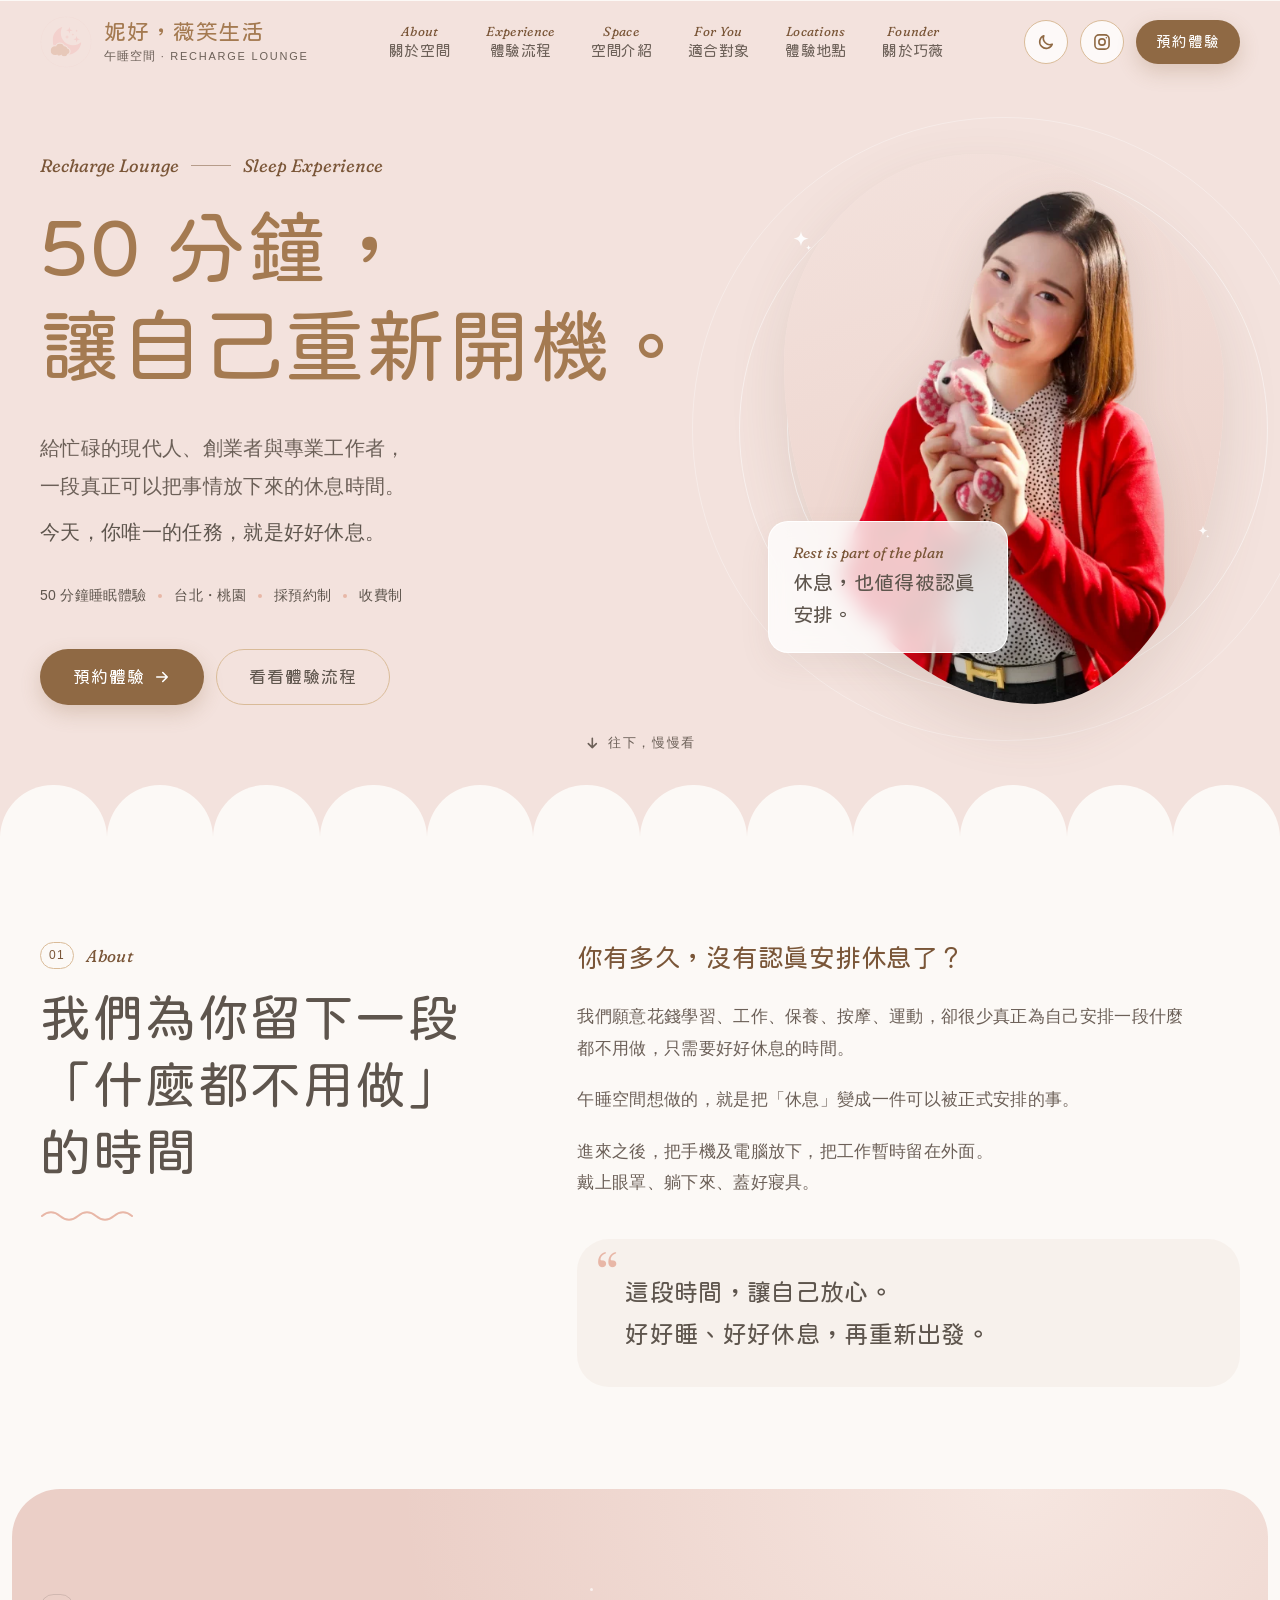
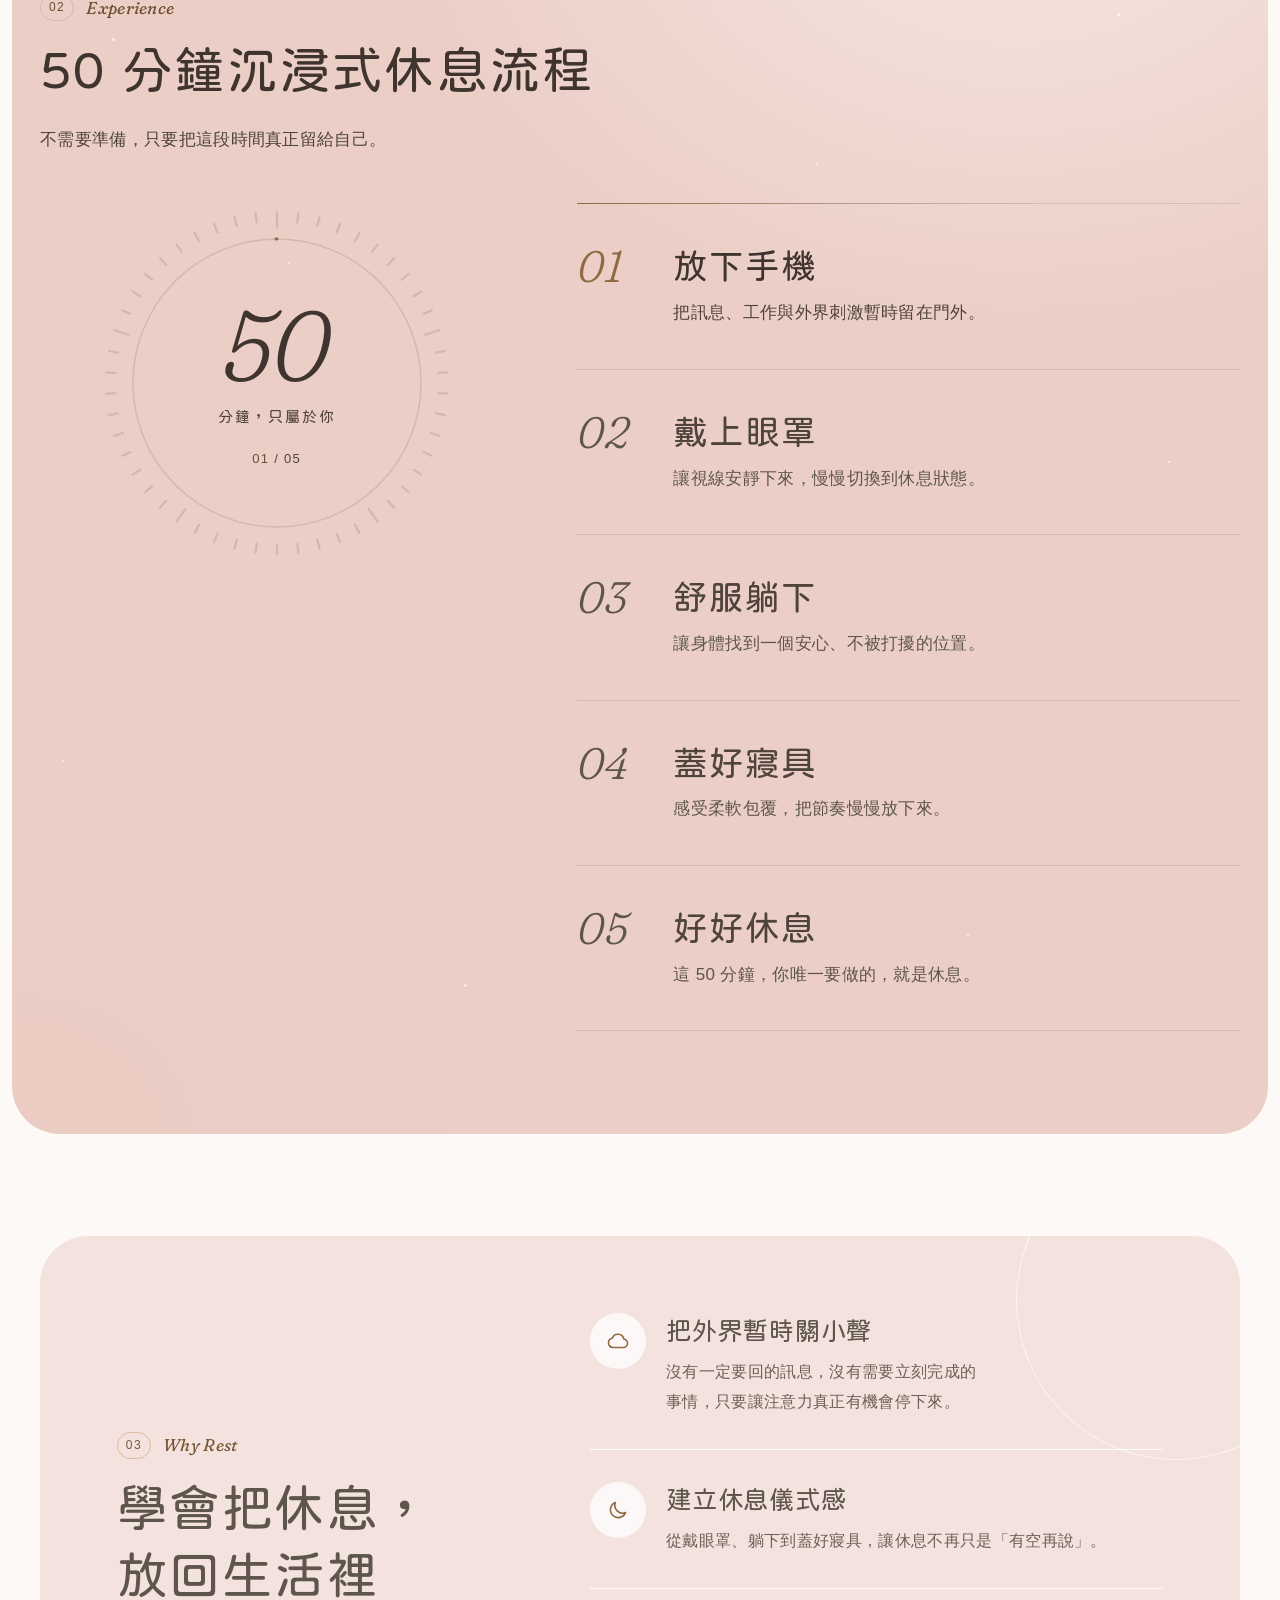
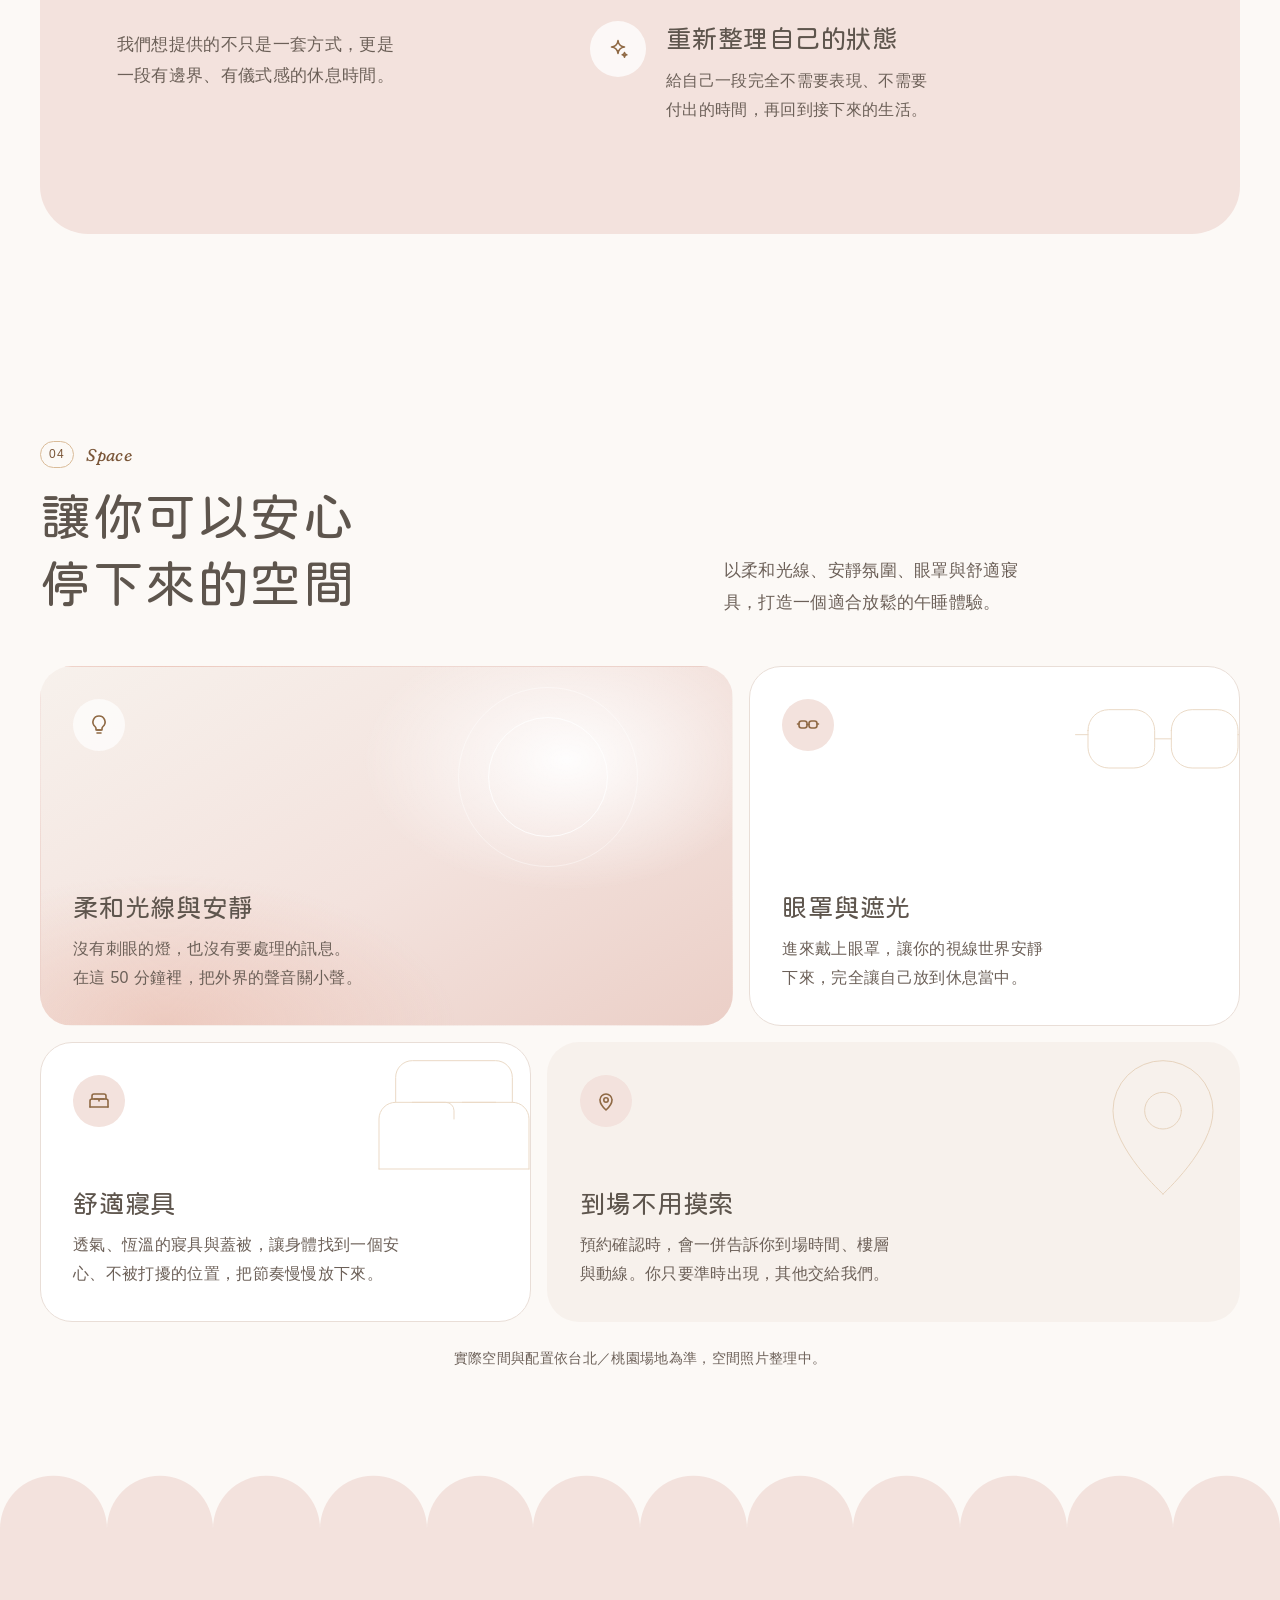
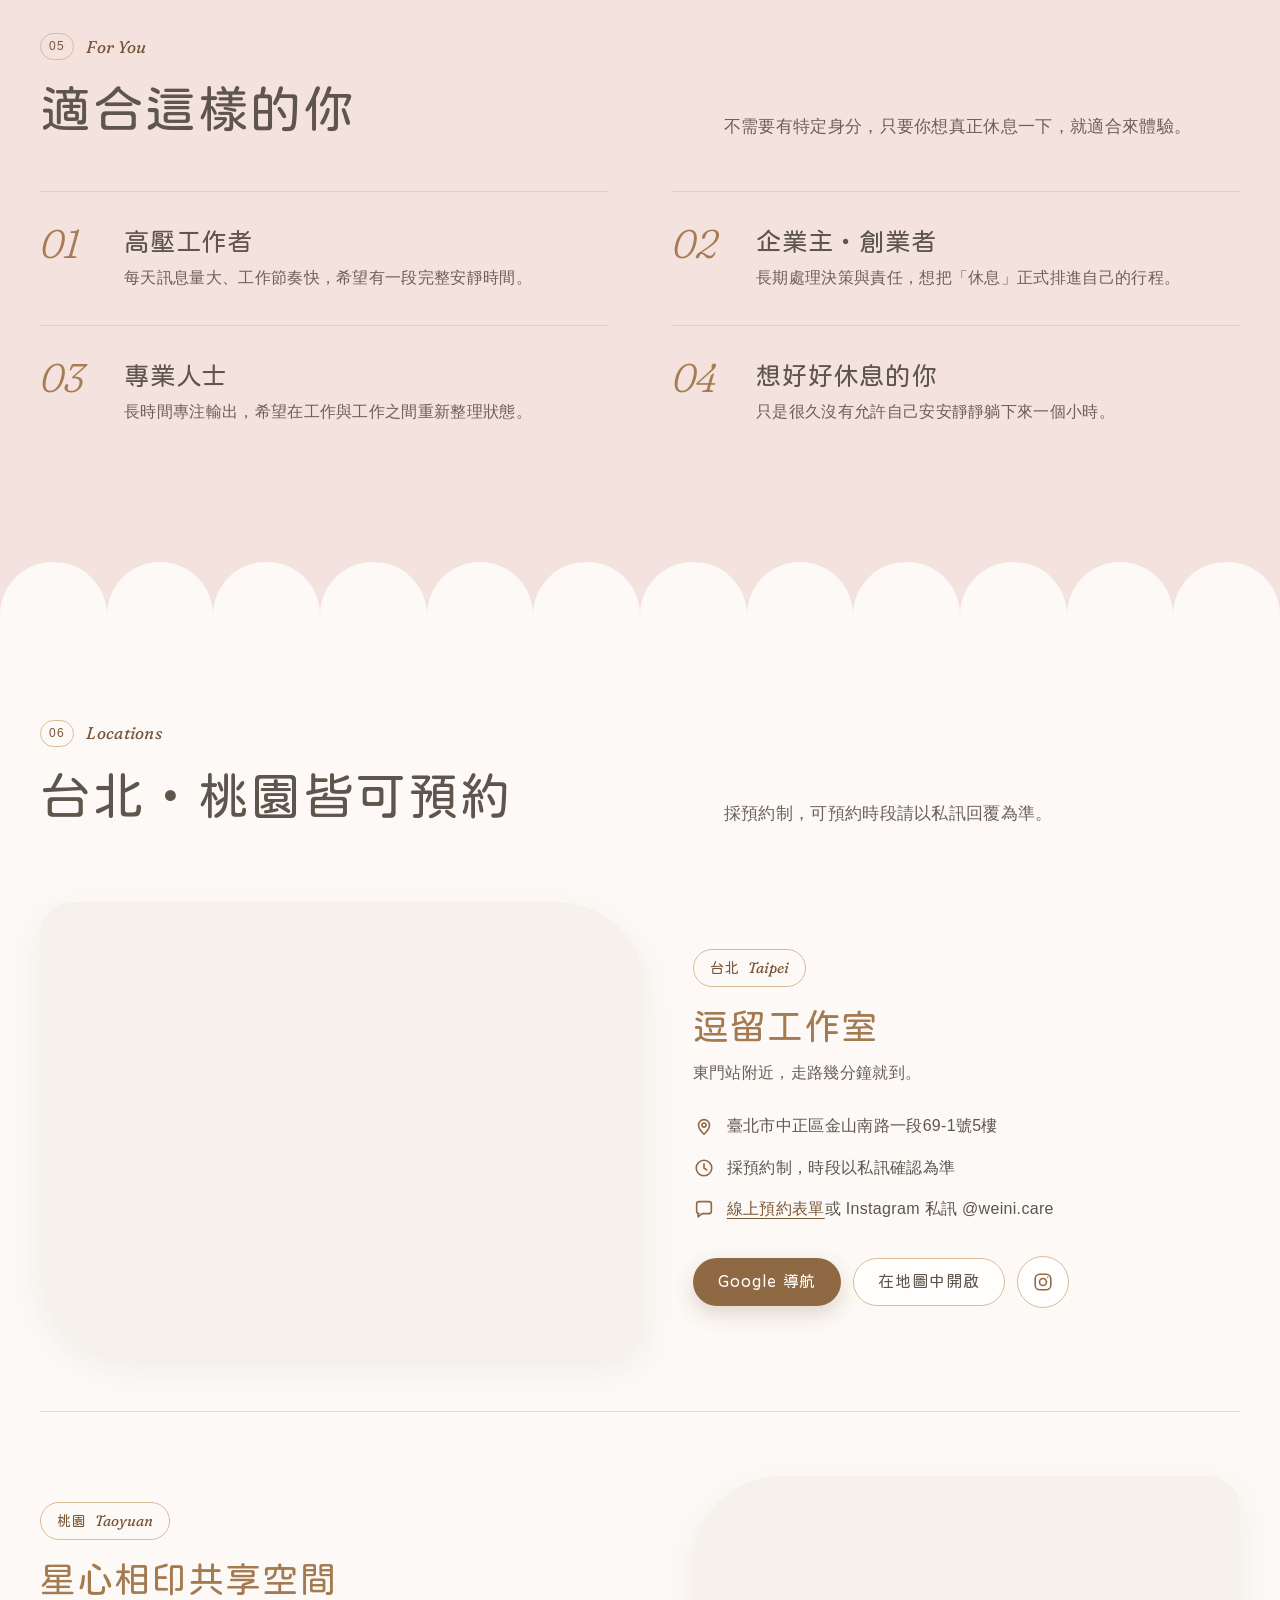
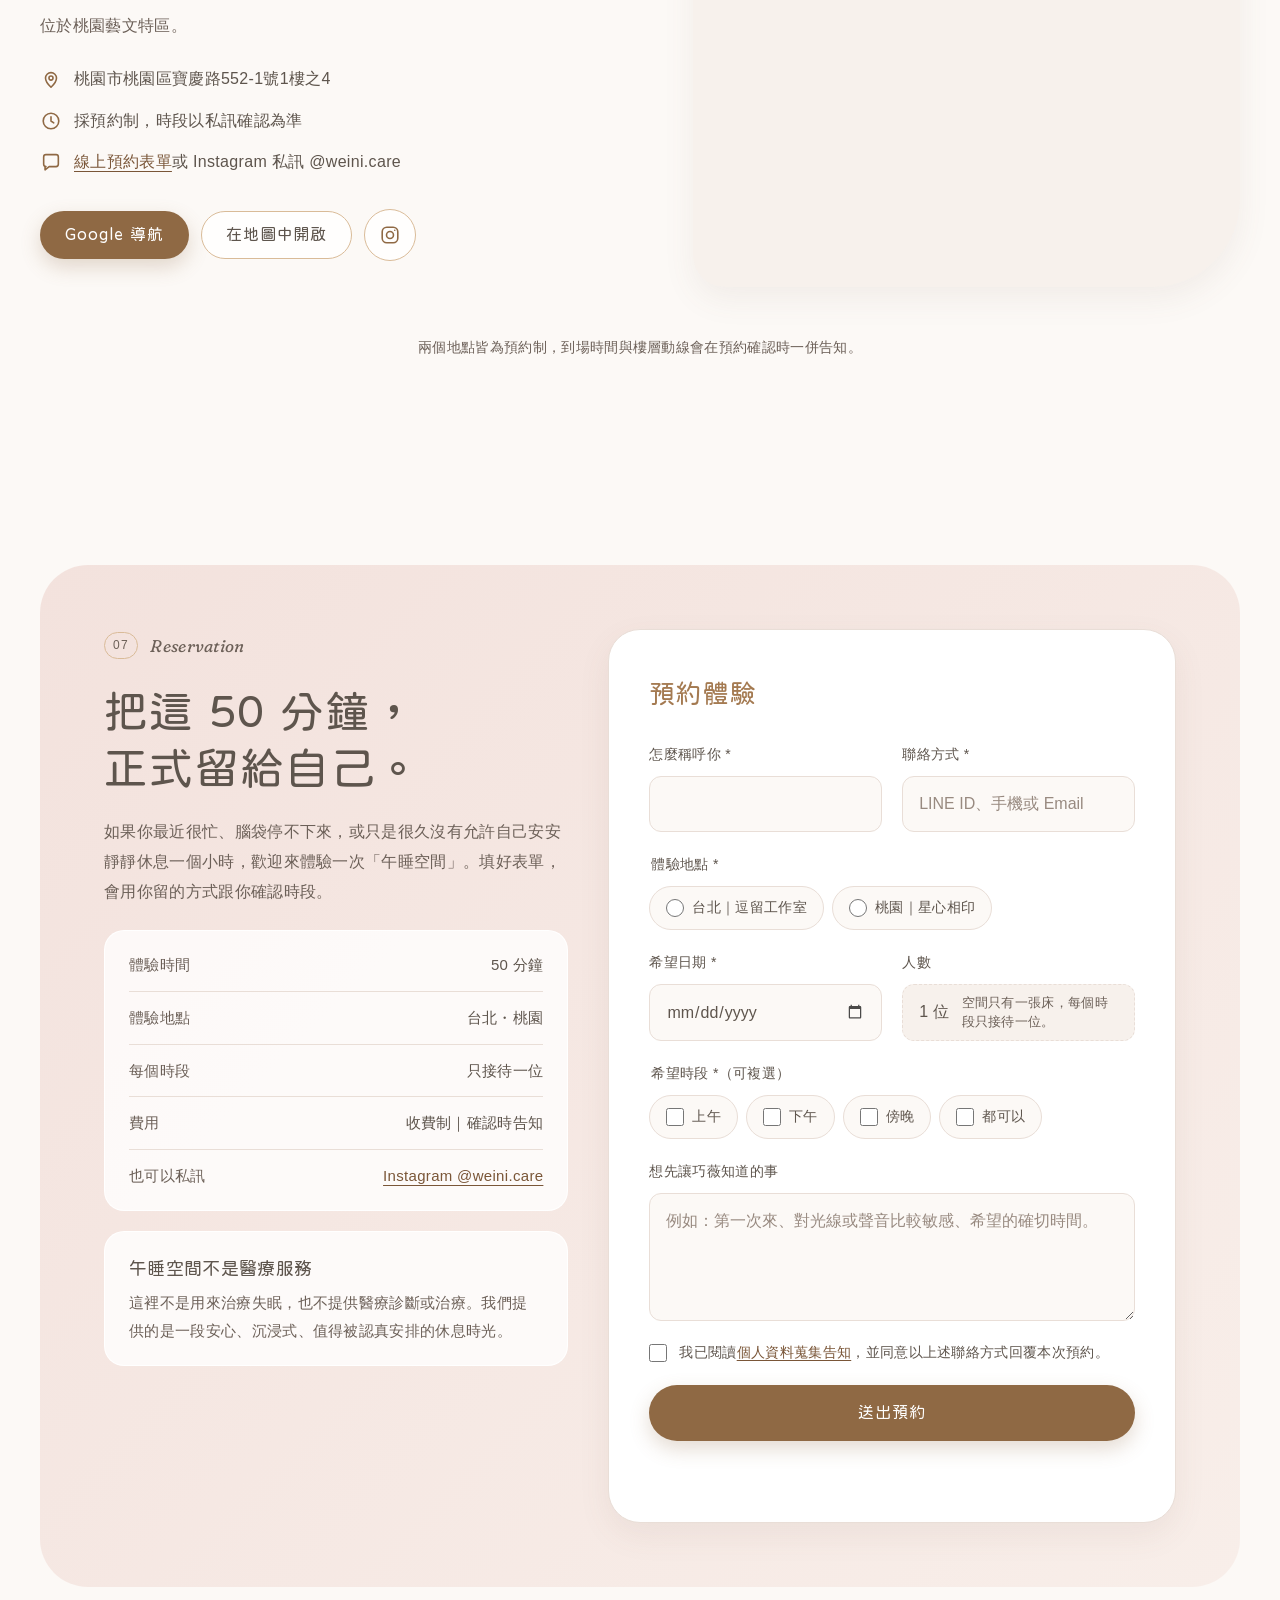
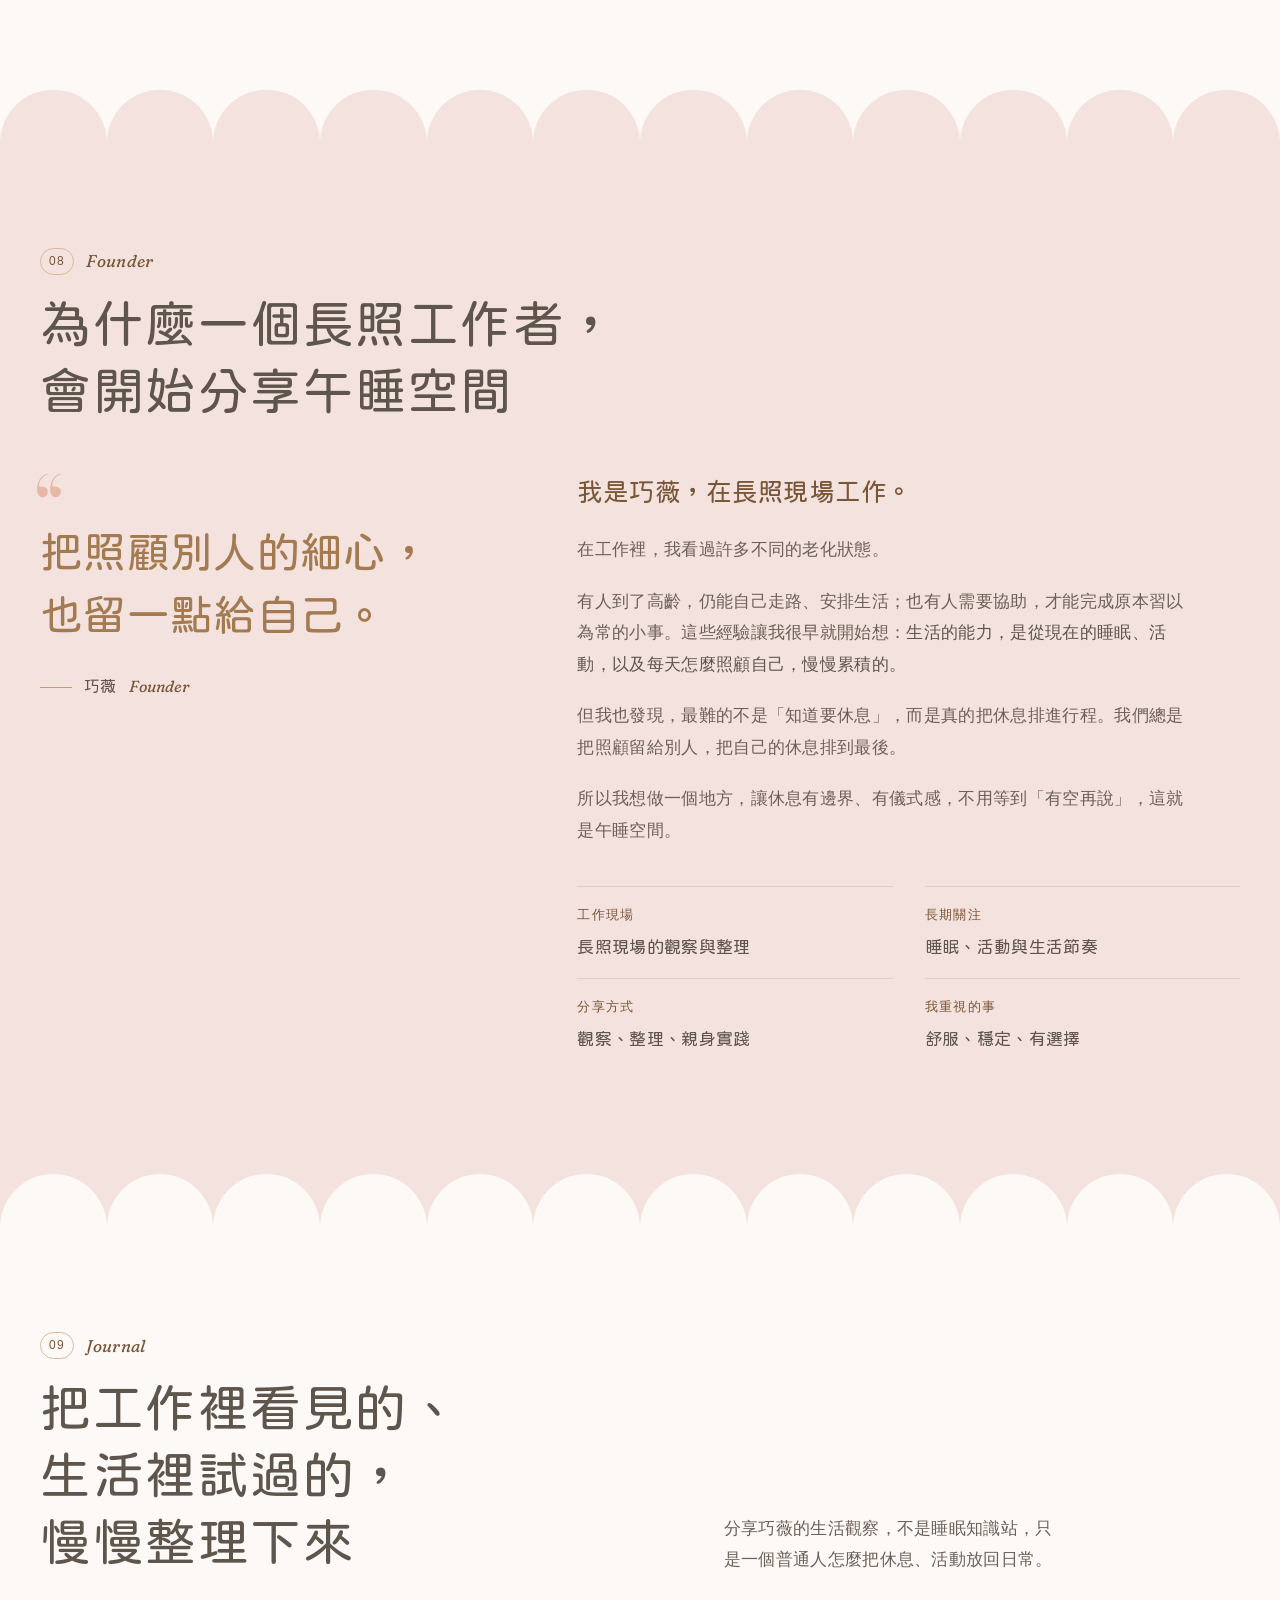
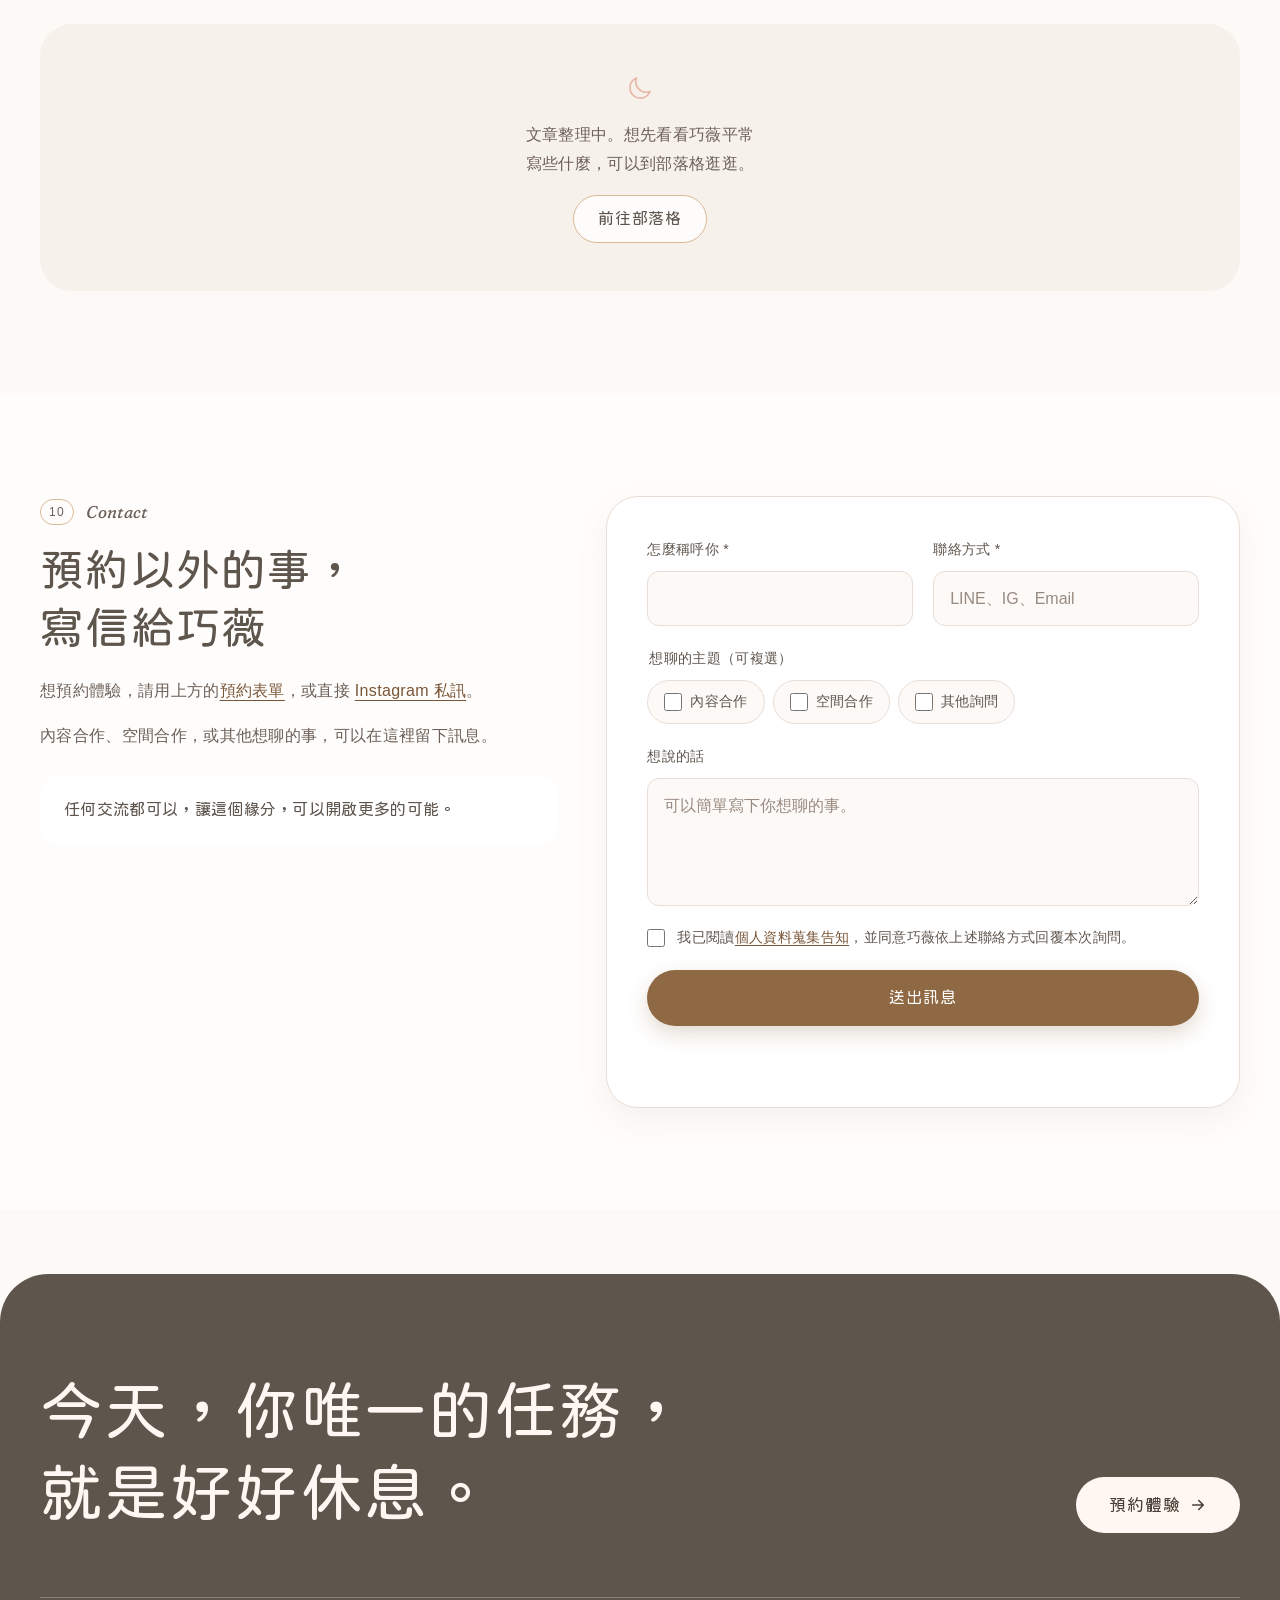
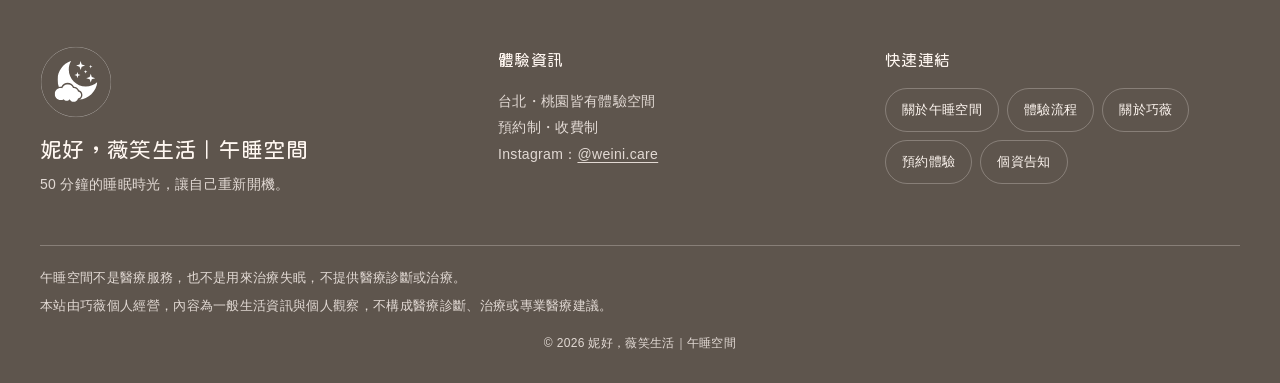
<file: index.html>
<!doctype html>
<html lang="zh-Hant" class="no-js">
<head>
  <meta charset="utf-8">
  <meta name="viewport" content="width=device-width, initial-scale=1">
  <title>妮好，薇笑生活｜午睡空間</title>
  <meta name="description" content="妮好，薇笑生活｜午睡空間。50 分鐘沉浸式睡眠體驗。台北・桃園預約制空間，給忙碌的現代人一段真正可以放下工作的休息時間。">
  <meta name="theme-color" content="#F3E2DD">
  <meta name="color-scheme" content="light">
  <script>document.documentElement.className = document.documentElement.className.replace('no-js', 'js');</script>
  <script>
    /* 預設粉色版；訪客選過夜間版就記住（在第一次繪製前套用，避免閃一下） */
    try { if (localStorage.getItem('weini-theme') === 'dark') { document.documentElement.setAttribute('data-theme', 'dark'); document.querySelector('meta[name="theme-color"]').content = '#1C1714'; } } catch (e) {}
  </script>

  <!-- Open Graph / 社群分享 -->
  <meta property="og:type" content="website">
  <meta property="og:locale" content="zh_TW">
  <meta property="og:site_name" content="妮好，薇笑生活｜午睡空間">
  <meta property="og:title" content="午睡空間｜50 分鐘，讓自己重新開機。">
  <meta property="og:description" content="給忙碌的現代人、創業者與專業工作者，一段真正可以把事情放下來的休息時間。台北・桃園，採預約制。">
  <meta property="og:url" content="https://www.weini.tw/">
  <meta property="og:image" content="https://www.weini.tw/assets/images/og-cover.png">
  <meta property="og:image:width" content="1200">
  <meta property="og:image:height" content="630">
  <meta property="og:image:alt" content="午睡空間｜50 分鐘，讓自己重新開機。">
  <meta name="twitter:card" content="summary_large_image">
  <meta name="twitter:image" content="https://www.weini.tw/assets/images/og-cover.png">
  <link rel="canonical" href="https://www.weini.tw/">
  <!-- 日後換自訂網域時，把 og:url、og:image、twitter:image、canonical、下方結構化資料與 sitemap.xml、robots.txt 的網址一起換掉 -->

  <link rel="preconnect" href="https://fonts.googleapis.com">
  <link rel="preconnect" href="https://fonts.gstatic.com" crossorigin>
  <link href="https://fonts.googleapis.com/css2?family=Fraunces:ital,opsz,wght,SOFT@1,9..144,300..400,100&family=Huninn&display=swap" rel="stylesheet">
  <link rel="icon" type="image/svg+xml" href="assets/images/favicon.svg">
  <link rel="stylesheet" href="assets/css/site.css">

  <!-- 結構化資料：讓搜尋引擎知道品牌與兩個體驗地點 -->
  <script type="application/ld+json">
  {
    "@context": "https://schema.org",
    "@type": "Organization",
    "name": "妮好，薇笑生活｜午睡空間",
    "alternateName": "午睡空間 Recharge Lounge",
    "url": "https://www.weini.tw/",
    "logo": "https://www.weini.tw/assets/images/favicon.svg",
    "description": "50 分鐘沉浸式睡眠體驗，台北・桃園，採預約制。",
    "sameAs": ["https://www.instagram.com/weini.care/", "https://blog.weini.tw/"],
    "location": [
      { "@type": "Place", "name": "逗留工作室", "address": { "@type": "PostalAddress", "streetAddress": "金山南路一段69-1號5樓", "addressLocality": "臺北市中正區", "addressCountry": "TW" } },
      { "@type": "Place", "name": "星心相印共享空間", "address": { "@type": "PostalAddress", "streetAddress": "寶慶路552-1號1樓之4", "addressLocality": "桃園市桃園區", "addressCountry": "TW" } }
    ]
  }
  </script>
</head>
<body>
  <a class="skip-link" href="#main">跳到主要內容</a>

  <!-- 共用圖示：用 <use href="#i-xxx"> 引用 -->
  <svg class="icon-sprite" aria-hidden="true" focusable="false">
    <style>.icon-sprite path, .icon-sprite circle, .icon-sprite rect { vector-effect: non-scaling-stroke; }</style>
    <symbol id="i-cloud" viewBox="0 0 24 24"><path d="M7 18.5h10.2a4.3 4.3 0 0 0 .6-8.56A6 6 0 0 0 6.3 9.2 4.7 4.7 0 0 0 7 18.5Z"/></symbol>
    <symbol id="i-moon" viewBox="0 0 24 24"><path d="M19.5 14.6A7.8 7.8 0 0 1 9.4 4.5a7.8 7.8 0 1 0 10.1 10.1Z"/></symbol>
    <symbol id="i-spark" viewBox="0 0 24 24"><path d="M12 3.5c.5 4.2 2.3 6 6.5 6.5-4.2.5-6 2.3-6.5 6.5-.5-4.2-2.3-6-6.5-6.5 4.2-.5 6-2.3 6.5-6.5Z"/><path d="M18.5 15.5c.2 1.5.8 2.1 2.3 2.3-1.5.2-2.1.8-2.3 2.3-.2-1.5-.8-2.1-2.3-2.3 1.5-.2 2.1-.8 2.3-2.3Z"/></symbol>
    <symbol id="i-sun" viewBox="0 0 24 24"><circle cx="12" cy="12" r="4"/><path d="M12 2.5v2.2M12 19.3v2.2M4.6 4.6l1.6 1.6M17.8 17.8l1.6 1.6M2.5 12h2.2M19.3 12h2.2M4.6 19.4l1.6-1.6M17.8 6.2l1.6-1.6"/></symbol>
    <symbol id="i-orbit" viewBox="0 0 24 24"><circle cx="12" cy="12" r="7.5"/><circle cx="12" cy="12" r="2.4"/></symbol>
    <symbol id="i-mask" viewBox="0 0 24 24"><path d="M3 10.5c0-1.4 1.1-2.5 2.5-2.5h3c1.4 0 2.5 1.1 2.5 2.5v2c0 1.4-1.1 2.5-2.5 2.5h-3A2.5 2.5 0 0 1 3 12.5v-2Z"/><path d="M13 10.5c0-1.4 1.1-2.5 2.5-2.5h3c1.4 0 2.5 1.1 2.5 2.5v2c0 1.4-1.1 2.5-2.5 2.5h-3a2.5 2.5 0 0 1-2.5-2.5v-2Z"/><path d="M11 11.5h2M3 11H1.5M22.5 11H21"/></symbol>
    <symbol id="i-bed" viewBox="0 0 24 24"><path d="M3 18v-6a2 2 0 0 1 2-2h14a2 2 0 0 1 2 2v6"/><path d="M5 10V7a2 2 0 0 1 2-2h10a2 2 0 0 1 2 2v3"/><path d="M3 18h18M7 10h4a1 1 0 0 1 1 1v1M13 10h4"/></symbol>
    <symbol id="i-lamp" viewBox="0 0 24 24"><path d="M12 3a6 6 0 0 0-4 10.5c.6.6 1 1.3 1 2.1V17h6v-1.4c0-.8.4-1.5 1-2.1A6 6 0 0 0 12 3Z"/><path d="M10 20h4M10 17h4"/></symbol>
    <symbol id="i-pin" viewBox="0 0 24 24"><path d="M12 21s-6-5.4-6-10a6 6 0 0 1 12 0c0 4.6-6 10-6 10Z"/><circle cx="12" cy="11" r="2.2"/></symbol>
    <symbol id="i-clock" viewBox="0 0 24 24"><circle cx="12" cy="12" r="8.5"/><path d="M12 7.5V12l3 2"/></symbol>
    <symbol id="i-chat" viewBox="0 0 24 24"><path d="M4 6.5A2.5 2.5 0 0 1 6.5 4h11A2.5 2.5 0 0 1 20 6.5v8a2.5 2.5 0 0 1-2.5 2.5H10l-4.5 3.5V17H6.5A2.5 2.5 0 0 1 4 14.5v-8Z"/></symbol>
    <symbol id="i-ig" viewBox="0 0 24 24"><rect x="3.5" y="3.5" width="17" height="17" rx="5"/><circle cx="12" cy="12" r="3.8"/><circle cx="17.2" cy="6.8" r=".9" fill="currentColor" stroke="none"/></symbol>
    <symbol id="i-arrow" viewBox="0 0 24 24"><path d="M5 12h14M13 6l6 6-6 6"/></symbol>
    <symbol id="i-down" viewBox="0 0 24 24"><path d="M12 5v14M6 13l6 6 6-6"/></symbol>
    <symbol id="i-wave" viewBox="0 0 96 12"><path d="M2 6c6-5 12-5 18 0s12 5 18 0 12-5 18 0 12 5 18 0 12-5 18 0"/></symbol>
  </svg>

  <header class="site-header" id="top">
    <div class="container nav-bar">
      <a class="brand" href="#home" aria-label="妮好，薇笑生活｜午睡空間 首頁">
        <img class="brand-logo" src="assets/images/logo-pink.svg" width="56" height="56" alt="">
        <span class="brand-copy">
          <strong>妮好，薇笑生活</strong>
          <span>午睡空間<em> · RECHARGE LOUNGE</em></span>
        </span>
      </a>

      <nav class="nav-main" aria-label="主要導覽">
        <ul class="nav-links" id="nav-links">
          <li><a href="#about"><span class="nav-en">About</span><span class="nav-zh">關於空間</span></a></li>
          <li><a href="#experience"><span class="nav-en">Experience</span><span class="nav-zh">體驗流程</span></a></li>
          <li><a href="#space"><span class="nav-en">Space</span><span class="nav-zh">空間介紹</span></a></li>
          <li><a href="#audience"><span class="nav-en">For You</span><span class="nav-zh">適合對象</span></a></li>
          <li><a href="#locations"><span class="nav-en">Locations</span><span class="nav-zh">體驗地點</span></a></li>
          <li><a href="#founder"><span class="nav-en">Founder</span><span class="nav-zh">關於巧薇</span></a></li>
          <li class="nav-theme">
            <button class="btn btn-ghost theme-toggle" type="button" data-theme-toggle>
              <svg class="i i-moon" aria-hidden="true"><use href="#i-moon"/></svg>
              <svg class="i i-sun" aria-hidden="true"><use href="#i-sun"/></svg>
              <span data-theme-label>切換成夜間版</span>
            </button>
          </li>
          <li class="nav-mobile-extra">
            <a class="btn btn-primary" href="#reserve">預約體驗</a>
            <a class="icon-btn" href="https://www.instagram.com/weini.care/" target="_blank" rel="noopener" aria-label="Instagram @weini.care">
              <svg class="i" aria-hidden="true"><use href="#i-ig"/></svg>
            </a>
          </li>
        </ul>
      </nav>

      <div class="nav-right">
        <button class="icon-btn theme-toggle" type="button" aria-pressed="false" aria-label="夜間版" title="切換粉色版／夜間版" data-theme-toggle>
          <svg class="i i-moon" aria-hidden="true"><use href="#i-moon"/></svg>
          <svg class="i i-sun" aria-hidden="true"><use href="#i-sun"/></svg>
        </button>
        <a class="icon-btn nav-social" href="https://www.instagram.com/weini.care/" target="_blank" rel="noopener" aria-label="Instagram @weini.care">
          <svg class="i" aria-hidden="true"><use href="#i-ig"/></svg>
        </a>
        <a class="nav-cta" href="#reserve">預約體驗</a>
        <button class="menu-toggle" type="button" aria-expanded="false" aria-controls="nav-links" aria-label="開啟選單"><span></span></button>
      </div>
    </div>
  </header>

  <main id="main">

    <!-- 1. Hero -->
    <section class="hero" id="home" aria-labelledby="hero-title">
      <div class="container hero-grid">
        <div class="hero-copy">
          <p class="kicker" data-reveal><span lang="en">Recharge Lounge</span><span class="kicker-rule" aria-hidden="true"></span><span lang="en">Sleep Experience</span></p>
          <h1 id="hero-title" class="hero-title">
            <span class="line"><span>50 分鐘，</span></span>
            <span class="line"><span>讓自己重新開機。</span></span>
          </h1>
          <p class="lead" data-reveal>
            給忙碌的現代人、創業者與專業工作者，一段真正可以把事情放下來的休息時間。
            <strong>今天，你唯一的任務，就是好好休息。</strong>
          </p>
          <ul class="hero-meta" data-reveal>
            <li>50 分鐘睡眠體驗</li>
            <li>台北・桃園</li>
            <li>採預約制</li>
            <li>收費制</li>
          </ul>
          <div class="hero-actions" data-reveal>
            <a class="btn btn-primary btn-lg" href="#reserve">預約體驗<svg class="i" aria-hidden="true"><use href="#i-arrow"/></svg></a>
            <a class="btn btn-ghost btn-lg" href="#experience">看看體驗流程</a>
          </div>
        </div>

        <div class="hero-visual">
          <div class="halo" aria-hidden="true"><span></span><span></span><span></span></div>
          <svg class="hero-spark hero-spark-a" aria-hidden="true"><use href="#i-spark"/></svg>
          <svg class="hero-spark hero-spark-b" aria-hidden="true"><use href="#i-spark"/></svg>
          <figure class="hero-photo hero-founder">
            <img src="assets/images/founder.webp" srcset="assets/images/founder-420.webp 420w, assets/images/founder-640.webp 640w, assets/images/founder.webp 960w" sizes="(max-width: 760px) 52vw, (max-width: 1200px) 27vw, 340px" width="960" height="1496" alt="歡迎來到午睡空間！享受休息吧！" fetchpriority="high">
          </figure>
          <div class="floating-note">
            <small lang="en">Rest is part of the plan</small>
            <strong>休息，也值得被認真安排。</strong>
          </div>
        </div>
      </div>
      <a class="scroll-cue" href="#about"><svg class="i" aria-hidden="true"><use href="#i-down"/></svg><span>往下，慢慢看</span></a>
      <div class="scallop" aria-hidden="true">
        <span></span><span></span><span></span><span></span><span></span><span></span>
        <span></span><span></span><span></span><span></span><span></span><span></span>
      </div>
    </section>

    <!-- 2. About -->
    <section class="section about" id="about" aria-labelledby="about-title">
      <div class="container split">
        <header class="section-head split-aside" data-reveal>
          <p class="mini"><span class="idx" lang="en">01</span>About</p>
          <h2 id="about-title"><span class="nw">我們為你留下一段</span><br><span class="nw">「什麼都不用做」</span><span class="nw">的時間</span></h2>
          <svg class="wave" aria-hidden="true"><use href="#i-wave"/></svg>
        </header>

        <div class="story-copy split-main">
          <h3 data-reveal>你有多久，沒有認真安排休息了？</h3>
          <p data-reveal>我們願意花錢學習、工作、保養、按摩、運動，卻很少真正為自己安排一段什麼都不用做，只需要好好休息的時間。</p>
          <p data-reveal>午睡空間想做的，就是把「休息」變成一件可以被正式安排的事。</p>
          <p data-reveal>進來之後，把手機及電腦放下，把工作暫時留在外面。<br>戴上眼罩、躺下來、蓋好寢具。</p>
          <blockquote class="quote" data-reveal>
            這段時間，讓自己放心。<br>
            好好睡、好好休息，再重新出發。
          </blockquote>
        </div>
      </div>
    </section>

    <!-- 3. Experience：入夜區塊，捲動時一步一步亮起來 -->
    <section class="section dusk" id="experience" aria-labelledby="exp-title">
      <div class="dusk-lamp" aria-hidden="true"></div>
      <div class="dusk-sky" aria-hidden="true">
        <i></i><i></i><i></i><i></i><i></i><i></i><i></i><i></i><i></i>
      </div>
      <div class="container">
        <header class="section-head" data-reveal>
          <p class="mini"><span class="idx" lang="en">02</span>Experience</p>
          <h2 id="exp-title">50 分鐘沉浸式休息流程</h2>
          <p>不需要準備，只要把這段時間真正留給自己。</p>
        </header>

        <div class="ritual">
          <div class="ritual-dial" aria-hidden="true">
            <svg class="dial-svg" viewBox="0 0 240 240">
              <g class="dial-ticks"></g>
              <circle class="dial-track" cx="120" cy="120" r="96"/>
              <circle class="dial-meter" cx="120" cy="120" r="96" pathLength="100"/>
            </svg>
            <div class="dial-core">
              <span class="dial-num" lang="en">50</span>
              <span class="dial-unit">分鐘，只屬於你</span>
              <span class="dial-step" lang="en"><b data-dial-step>01</b> / 05</span>
            </div>
          </div>

          <ol class="steps">
            <li class="step">
              <span class="step-no" aria-hidden="true">01</span>
              <div>
                <h3>放下手機</h3>
                <p>把訊息、工作與外界刺激暫時留在門外。</p>
              </div>
            </li>
            <li class="step">
              <span class="step-no" aria-hidden="true">02</span>
              <div>
                <h3>戴上眼罩</h3>
                <p>讓視線安靜下來，慢慢切換到休息狀態。</p>
              </div>
            </li>
            <li class="step">
              <span class="step-no" aria-hidden="true">03</span>
              <div>
                <h3>舒服躺下</h3>
                <p>讓身體找到一個安心、不被打擾的位置。</p>
              </div>
            </li>
            <li class="step">
              <span class="step-no" aria-hidden="true">04</span>
              <div>
                <h3>蓋好寢具</h3>
                <p>感受柔軟包覆，把節奏慢慢放下來。</p>
              </div>
            </li>
            <li class="step">
              <span class="step-no" aria-hidden="true">05</span>
              <div>
                <h3>好好休息</h3>
                <p>這 50 分鐘，你唯一要做的，就是休息。</p>
              </div>
            </li>
          </ol>
        </div>
      </div>
    </section>

    <!-- 4. Why rest -->
    <section class="section" id="why" aria-labelledby="why-title">
      <div class="container">
        <div class="soft-panel split">
          <header class="section-head split-aside" data-reveal>
            <p class="mini"><span class="idx" lang="en">03</span>Why Rest</p>
            <h2 id="why-title">學會把休息，<br>放回生活裡</h2>
            <p>我們想提供的不只是一套方式，更是一段有邊界、有儀式感的休息時間。</p>
          </header>
          <ul class="reasons split-main">
            <li class="reason" data-reveal>
              <span class="reason-icon" aria-hidden="true"><svg class="i"><use href="#i-cloud"/></svg></span>
              <div>
                <h3>把外界暫時關小聲</h3>
                <p>沒有一定要回的訊息，沒有需要立刻完成的事情，只要讓注意力真正有機會停下來。</p>
              </div>
            </li>
            <li class="reason" data-reveal>
              <span class="reason-icon" aria-hidden="true"><svg class="i"><use href="#i-moon"/></svg></span>
              <div>
                <h3>建立休息儀式感</h3>
                <p>從戴眼罩、躺下到蓋好寢具，讓休息不再只是「有空再說」。</p>
              </div>
            </li>
            <li class="reason" data-reveal>
              <span class="reason-icon" aria-hidden="true"><svg class="i"><use href="#i-spark"/></svg></span>
              <div>
                <h3>重新整理自己的狀態</h3>
                <p>給自己一段完全不需要表現、不需要付出的時間，再回到接下來的生活。</p>
              </div>
            </li>
          </ul>
        </div>
      </div>
    </section>

    <!-- 5. Space -->
    <section class="section" id="space" aria-labelledby="space-title">
      <div class="container">
        <header class="section-head section-head-row" data-reveal>
          <div>
            <p class="mini"><span class="idx" lang="en">04</span>Space</p>
            <h2 id="space-title">讓你可以安心<br class="br-narrow">停下來的空間</h2>
          </div>
          <p>以柔和光線、安靜氛圍、眼罩與舒適寢具，打造一個適合放鬆的午睡體驗。</p>
        </header>

        <div class="space-bento">
          <article class="tile tile-glow" data-reveal>
            <span class="tile-icon" aria-hidden="true"><svg class="i"><use href="#i-lamp"/></svg></span>
            <h3>柔和光線與安靜</h3>
            <p>沒有刺眼的燈，也沒有要處理的訊息。在這 50 分鐘裡，把外界的聲音關小聲。</p>
          </article>
          <article class="tile" data-reveal>
            <svg class="tile-art" viewBox="0 0 24 24" aria-hidden="true"><use href="#i-mask"/></svg>
            <span class="tile-icon" aria-hidden="true"><svg class="i"><use href="#i-mask"/></svg></span>
            <h3>眼罩與遮光</h3>
            <p>進來戴上眼罩，讓你的視線世界安靜下來，完全讓自己放到休息當中。</p>
          </article>
          <article class="tile" data-reveal>
            <svg class="tile-art" viewBox="0 0 24 24" aria-hidden="true"><use href="#i-bed"/></svg>
            <span class="tile-icon" aria-hidden="true"><svg class="i"><use href="#i-bed"/></svg></span>
            <h3>舒適寢具</h3>
            <p>透氣、恆溫的寢具與蓋被，讓身體找到一個安心、不被打擾的位置，把節奏慢慢放下來。</p>
          </article>
          <article class="tile tile-soft" data-reveal>
            <svg class="tile-art" viewBox="0 0 24 24" aria-hidden="true"><use href="#i-pin"/></svg>
            <span class="tile-icon" aria-hidden="true"><svg class="i"><use href="#i-pin"/></svg></span>
            <h3>到場不用摸索</h3>
            <p>預約確認時，會一併告訴你到場時間、樓層與動線。你只要準時出現，其他交給我們。</p>
          </article>
        </div>
        <p class="space-caption">實際空間與配置依台北／桃園場地為準，空間照片整理中。</p>
      </div>
    </section>

    <!-- 6. Audience -->
    <section class="section section-blush" id="audience" aria-labelledby="audience-title">
      <div class="scallop scallop-top" aria-hidden="true">
        <span></span><span></span><span></span><span></span><span></span><span></span>
        <span></span><span></span><span></span><span></span><span></span><span></span>
      </div>
      <div class="container">
        <header class="section-head section-head-row" data-reveal>
          <div>
            <p class="mini"><span class="idx" lang="en">05</span>For You</p>
            <h2 id="audience-title">適合這樣的你</h2>
          </div>
          <p>不需要有特定身分，只要你想真正休息一下，就適合來體驗。</p>
        </header>

        <ul class="persona-list">
          <li class="persona" data-reveal>
            <span class="persona-no" aria-hidden="true">01</span>
            <h3>高壓工作者</h3>
            <p>每天訊息量大、工作節奏快，希望有一段完整安靜時間。</p>
          </li>
          <li class="persona" data-reveal>
            <span class="persona-no" aria-hidden="true">02</span>
            <h3>企業主・創業者</h3>
            <p>長期處理決策與責任，想把「休息」正式排進自己的行程。</p>
          </li>
          <li class="persona" data-reveal>
            <span class="persona-no" aria-hidden="true">03</span>
            <h3>專業人士</h3>
            <p>長時間專注輸出，希望在工作與工作之間重新整理狀態。</p>
          </li>
          <li class="persona" data-reveal>
            <span class="persona-no" aria-hidden="true">04</span>
            <h3>想好好休息的你</h3>
            <p>只是很久沒有允許自己安安靜靜躺下來一個小時。</p>
          </li>
        </ul>
      </div>
      <div class="scallop" aria-hidden="true">
        <span></span><span></span><span></span><span></span><span></span><span></span>
        <span></span><span></span><span></span><span></span><span></span><span></span>
      </div>
    </section>

    <!-- 7. Locations -->
    <section class="section" id="locations" aria-labelledby="locations-title">
      <div class="container">
        <header class="section-head section-head-row" data-reveal>
          <div>
            <p class="mini"><span class="idx" lang="en">06</span>Locations</p>
            <h2 id="locations-title">台北・桃園皆可預約</h2>
          </div>
          <p>採預約制，可預約時段請以私訊回覆為準。</p>
        </header>

        <!-- 台北 -->
        <article class="venue" data-reveal>
          <figure class="venue-map">
            <iframe
              src="https://www.google.com/maps?q=%E8%87%BA%E5%8C%97%E5%B8%82%E4%B8%AD%E6%AD%A3%E5%8D%80%E9%87%91%E5%B1%B1%E5%8D%97%E8%B7%AF%E4%B8%80%E6%AE%B569-1%E8%99%9F5%E6%A8%93&z=16&hl=zh-TW&output=embed"
              title="逗留工作室 地圖" loading="lazy" referrerpolicy="no-referrer-when-downgrade" allowfullscreen></iframe>
          </figure>
          <div class="venue-copy">
            <span class="venue-pill">台北<span lang="en">Taipei</span></span>
            <h3>逗留工作室</h3>
            <p class="venue-sub">東門站附近，走路幾分鐘就到。</p>
            <ul class="venue-rows">
              <li class="venue-row">
                <svg class="i" aria-hidden="true"><use href="#i-pin"/></svg>
                <span><span class="visually-hidden">地址：</span>臺北市中正區金山南路一段69-1號5樓</span>
              </li>
              <li class="venue-row">
                <svg class="i" aria-hidden="true"><use href="#i-clock"/></svg>
                <span><span class="visually-hidden">時段：</span>採預約制，時段以私訊確認為準</span>
              </li>
              <li class="venue-row">
                <svg class="i" aria-hidden="true"><use href="#i-chat"/></svg>
                <span><span class="visually-hidden">預約：</span><a href="#reserve">線上預約表單</a>或 Instagram 私訊 @weini.care</span>
              </li>
            </ul>
            <div class="venue-actions">
              <a class="btn btn-primary" href="https://www.google.com/maps/dir/?api=1&destination=%E8%87%BA%E5%8C%97%E5%B8%82%E4%B8%AD%E6%AD%A3%E5%8D%80%E9%87%91%E5%B1%B1%E5%8D%97%E8%B7%AF%E4%B8%80%E6%AE%B569-1%E8%99%9F5%E6%A8%93" target="_blank" rel="noopener">Google 導航</a>
              <a class="btn btn-secondary" href="https://www.google.com/maps/search/?api=1&query=%E8%87%BA%E5%8C%97%E5%B8%82%E4%B8%AD%E6%AD%A3%E5%8D%80%E9%87%91%E5%B1%B1%E5%8D%97%E8%B7%AF%E4%B8%80%E6%AE%B569-1%E8%99%9F5%E6%A8%93" target="_blank" rel="noopener">在地圖中開啟</a>
              <a class="icon-btn icon-btn-lg" href="https://www.instagram.com/weini.care/" target="_blank" rel="noopener" aria-label="Instagram 私訊預約">
                <svg class="i" aria-hidden="true"><use href="#i-ig"/></svg>
              </a>
            </div>
          </div>
        </article>

        <!-- 桃園 -->
        <article class="venue reverse" data-reveal>
          <figure class="venue-map">
            <iframe
              src="https://www.google.com/maps?q=%E6%A1%83%E5%9C%92%E5%B8%82%E6%A1%83%E5%9C%92%E5%8D%80%E5%AF%B6%E6%85%B6%E8%B7%AF552-1%E8%99%9F1%E6%A8%93%E4%B9%8B4&z=16&hl=zh-TW&output=embed"
              title="星心相印共享空間 地圖" loading="lazy" referrerpolicy="no-referrer-when-downgrade" allowfullscreen></iframe>
          </figure>
          <div class="venue-copy">
            <span class="venue-pill">桃園<span lang="en">Taoyuan</span></span>
            <h3>星心相印共享空間</h3>
            <p class="venue-sub">位於桃園藝文特區。</p>
            <ul class="venue-rows">
              <li class="venue-row">
                <svg class="i" aria-hidden="true"><use href="#i-pin"/></svg>
                <span><span class="visually-hidden">地址：</span>桃園市桃園區寶慶路552-1號1樓之4</span>
              </li>
              <li class="venue-row">
                <svg class="i" aria-hidden="true"><use href="#i-clock"/></svg>
                <span><span class="visually-hidden">時段：</span>採預約制，時段以私訊確認為準</span>
              </li>
              <li class="venue-row">
                <svg class="i" aria-hidden="true"><use href="#i-chat"/></svg>
                <span><span class="visually-hidden">預約：</span><a href="#reserve">線上預約表單</a>或 Instagram 私訊 @weini.care</span>
              </li>
            </ul>
            <div class="venue-actions">
              <a class="btn btn-primary" href="https://www.google.com/maps/dir/?api=1&destination=%E6%A1%83%E5%9C%92%E5%B8%82%E6%A1%83%E5%9C%92%E5%8D%80%E5%AF%B6%E6%85%B6%E8%B7%AF552-1%E8%99%9F1%E6%A8%93%E4%B9%8B4" target="_blank" rel="noopener">Google 導航</a>
              <a class="btn btn-secondary" href="https://www.google.com/maps/search/?api=1&query=%E6%A1%83%E5%9C%92%E5%B8%82%E6%A1%83%E5%9C%92%E5%8D%80%E5%AF%B6%E6%85%B6%E8%B7%AF552-1%E8%99%9F1%E6%A8%93%E4%B9%8B4" target="_blank" rel="noopener">在地圖中開啟</a>
              <a class="icon-btn icon-btn-lg" href="https://www.instagram.com/weini.care/" target="_blank" rel="noopener" aria-label="Instagram 私訊預約">
                <svg class="i" aria-hidden="true"><use href="#i-ig"/></svg>
              </a>
            </div>
          </div>
        </article>

        <p class="space-caption">兩個地點皆為預約制，到場時間與樓層動線會在預約確認時一併告知。</p>
      </div>
    </section>

    <!-- 8. Reservation -->
    <section class="section" id="reserve" aria-labelledby="reserve-title">
      <div class="container">
        <div class="reserve-panel">
          <div class="reserve-copy" data-reveal>
            <p class="mini"><span class="idx" lang="en">07</span>Reservation</p>
            <h2 id="reserve-title">把這 50 分鐘，正式留給自己。</h2>
            <p>如果你最近很忙、腦袋停不下來，或只是很久沒有允許自己安安靜靜休息一個小時，歡迎來體驗一次「午睡空間」。填好表單，會用你留的方式跟你確認時段。</p>

            <dl class="reserve-info">
              <div class="row"><dt>體驗時間</dt><dd>50 分鐘</dd></div>
              <div class="row"><dt>體驗地點</dt><dd>台北・桃園</dd></div>
              <div class="row"><dt>每個時段</dt><dd>只接待一位</dd></div>
              <div class="row"><dt>費用</dt><dd>收費制｜確認時告知</dd></div>
              <div class="row"><dt>也可以私訊</dt><dd><a href="https://www.instagram.com/weini.care/" target="_blank" rel="noopener">Instagram @weini.care</a></dd></div>
            </dl>

            <div class="reserve-note">
              <strong>午睡空間不是醫療服務</strong>
              這裡不是用來治療失眠，也不提供醫療診斷或治療。我們提供的是一段安心、沉浸式、值得被認真安排的休息時光。
            </div>
          </div>

          <form class="site-form booking-form" id="booking-form" novalidate>
            <h3 class="form-title">預約體驗</h3>
            <div class="form-grid">
              <div class="field">
                <label for="bk-name">怎麼稱呼你 *</label>
                <input id="bk-name" name="name" type="text" autocomplete="name" required>
              </div>
              <div class="field">
                <label for="bk-contact">聯絡方式 *</label>
                <input id="bk-contact" name="contact" type="text" placeholder="LINE ID、手機或 Email" required>
              </div>
              <div class="field full">
                <fieldset>
                  <legend>體驗地點 *</legend>
                  <div class="choices">
                    <label class="choice"><input type="radio" name="location" value="台北｜逗留工作室" required><span>台北｜逗留工作室</span></label>
                    <label class="choice"><input type="radio" name="location" value="桃園｜星心相印共享空間"><span>桃園｜星心相印</span></label>
                  </div>
                </fieldset>
              </div>
              <div class="field">
                <label for="bk-date">希望日期 *</label>
                <input id="bk-date" name="date" type="date" required>
              </div>
              <div class="field">
                <span class="field-label">人數</span>
                <p class="field-static"><strong>1 位</strong>空間只有一張床，每個時段只接待一位。</p>
              </div>
              <div class="field full">
                <fieldset>
                  <legend>希望時段 *（可複選）</legend>
                  <div class="choices">
                    <label class="choice"><input type="checkbox" name="slot" value="上午"><span>上午</span></label>
                    <label class="choice"><input type="checkbox" name="slot" value="下午"><span>下午</span></label>
                    <label class="choice"><input type="checkbox" name="slot" value="傍晚"><span>傍晚</span></label>
                    <label class="choice"><input type="checkbox" name="slot" value="都可以"><span>都可以</span></label>
                  </div>
                  <p class="field-error" data-error-for="slot" hidden>請至少選一個時段。</p>
                </fieldset>
              </div>
              <div class="field full">
                <label for="bk-note">想先讓巧薇知道的事</label>
                <textarea id="bk-note" name="note" placeholder="例如：第一次來、對光線或聲音比較敏感、希望的確切時間。"></textarea>
              </div>
              <div class="field full">
                <label class="consent"><input type="checkbox" name="consent" required><span>我已閱讀<a href="privacy.html" target="_blank" rel="noopener">個人資料蒐集告知</a>，並同意以上述聯絡方式回覆本次預約。</span></label>
              </div>
              <!-- 防機器人：一般使用者看不到也不會填 -->
              <div class="field hp" aria-hidden="true"><label for="bk-company">公司</label><input id="bk-company" name="company" type="text" tabindex="-1" autocomplete="off"></div>
              <div class="field full form-actions">
                <button class="btn btn-primary" type="submit">送出預約</button>
                <p class="form-status" id="booking-status" role="status" aria-live="polite"></p>
              </div>
            </div>

            <div class="form-fallback" id="booking-fallback" hidden>
              <p class="fallback-title">表單還沒接上寄送服務，先把這段訊息複製後私訊給巧薇：</p>
              <pre class="fallback-text" id="booking-text"></pre>
              <div class="fallback-actions">
                <button class="btn btn-secondary" type="button" id="booking-copy">複製訊息</button>
                <a class="btn btn-primary" href="https://ig.me/m/weini.care" target="_blank" rel="noopener">開啟 Instagram 私訊</a>
              </div>
            </div>
          </form>
        </div>
      </div>
    </section>

    <!-- 9. Founder：關於巧薇 -->
    <section class="section section-blush" id="founder" aria-labelledby="founder-title">
      <div class="scallop scallop-top" aria-hidden="true">
        <span></span><span></span><span></span><span></span><span></span><span></span>
        <span></span><span></span><span></span><span></span><span></span><span></span>
      </div>
      <div class="container">
        <header class="section-head" data-reveal>
          <p class="mini"><span class="idx" lang="en">08</span>Founder</p>
          <h2 id="founder-title">為什麼一個長照工作者，<br>會開始分享午睡空間</h2>
        </header>

        <div class="founder split">
          <figure class="founder-quote split-aside" data-reveal>
            <blockquote><span class="nw">把照顧別人的細心，</span><span class="nw">也留一點給自己。</span></blockquote>
            <figcaption>巧薇<span lang="en">Founder</span></figcaption>
          </figure>
          <div class="story-copy split-main">
            <h3 data-reveal>我是巧薇，在長照現場工作。</h3>
            <p data-reveal>在工作裡，我看過許多不同的老化狀態。</p>
            <p data-reveal>有人到了高齡，仍能自己走路、安排生活；也有人需要協助，才能完成原本習以為常的小事。這些經驗讓我很早就開始想：<b>生活的能力，是從現在的睡眠、活動，以及每天怎麼照顧自己，慢慢累積的。</b></p>
            <p data-reveal>但我也發現，最難的不是「知道要休息」，而是真的把休息排進行程。我們總是把照顧留給別人，把自己的休息排到最後。</p>
            <p data-reveal>所以我想做一個地方，讓休息有邊界、有儀式感，不用等到「有空再說」，這就是午睡空間。</p>
            <dl class="facts" data-reveal>
              <div class="fact"><dt>工作現場</dt><dd>長照現場的觀察與整理</dd></div>
              <div class="fact"><dt>長期關注</dt><dd>睡眠、活動與生活節奏</dd></div>
              <div class="fact"><dt>分享方式</dt><dd>觀察、整理、親身實踐</dd></div>
              <div class="fact"><dt>我重視的事</dt><dd>舒服、穩定、有選擇</dd></div>
            </dl>
          </div>
        </div>
      </div>
      <div class="scallop" aria-hidden="true">
        <span></span><span></span><span></span><span></span><span></span><span></span>
        <span></span><span></span><span></span><span></span><span></span><span></span>
      </div>
    </section>

    <!-- 10. Journal：巧薇的生活整理 -->
    <section class="section" id="journal" aria-labelledby="journal-title">
      <div class="container">
        <header class="section-head section-head-row" data-reveal>
          <div>
            <p class="mini"><span class="idx" lang="en">09</span>Journal</p>
            <h2 id="journal-title">把工作裡看見的、<br>生活裡試過的，<br>慢慢整理下來</h2>
          </div>
          <p>分享巧薇的生活觀察，不是睡眠知識站，只是一個普通人怎麼把休息、活動放回日常。</p>
        </header>

        <!-- 文章由 Blogger 自動同步：只顯示標籤「午睡空間」的最新三篇，程式在頁尾 -->
        <div class="article-grid" id="journal-list" hidden></div>
        <div class="journal-fallback" id="journal-fallback">
          <svg class="i journal-fallback-icon" aria-hidden="true"><use href="#i-moon"/></svg>
          <p>文章整理中。想先看看巧薇平常寫些什麼，可以到部落格逛逛。</p>
          <a class="btn btn-secondary" href="https://blog.weini.tw/" target="_blank" rel="noopener">前往部落格</a>
        </div>
        <div class="journal-actions" id="journal-more" hidden>
          <a class="btn btn-secondary" href="https://blog.weini.tw/search/label/%E5%8D%88%E7%9D%A1%E7%A9%BA%E9%96%93" target="_blank" rel="noopener">更多文章</a>
        </div>
      </div>
    </section>

    <!-- 11. Contact：預約以外的聯絡 -->
    <section class="section section-alt" id="contact" aria-labelledby="contact-title">
      <div class="container contact-grid">
        <div class="contact-copy" data-reveal>
          <p class="mini"><span class="idx" lang="en">10</span>Contact</p>
          <h2 id="contact-title">預約以外的事，<br>寫信給巧薇</h2>
          <p>想預約體驗，請用上方的<a href="#reserve">預約表單</a>，或直接 <a href="https://www.instagram.com/weini.care/" target="_blank" rel="noopener">Instagram 私訊</a>。</p>
          <p>內容合作、空間合作，或其他想聊的事，可以在這裡留下訊息。</p>
          <div class="quiet-promise">任何交流都可以，讓這個緣分，可以開啟更多的可能。</div>
        </div>

        <form class="site-form contact-form" id="contact-form" novalidate>
          <div class="form-grid">
            <div class="field">
              <label for="name">怎麼稱呼你 *</label>
              <input id="name" name="name" type="text" autocomplete="name" required>
            </div>
            <div class="field">
              <label for="contact-way">聯絡方式 *</label>
              <input id="contact-way" name="contact" type="text" placeholder="LINE、IG、Email" required>
            </div>
            <div class="field full">
              <fieldset>
                <legend>想聊的主題（可複選）</legend>
                <div class="choices">
                  <label class="choice"><input type="checkbox" name="topic" value="內容合作"><span>內容合作</span></label>
                  <label class="choice"><input type="checkbox" name="topic" value="空間合作"><span>空間合作</span></label>
                  <label class="choice"><input type="checkbox" name="topic" value="其他詢問"><span>其他詢問</span></label>
                </div>
              </fieldset>
            </div>
            <div class="field full">
              <label for="message">想說的話</label>
              <textarea id="message" name="message" placeholder="可以簡單寫下你想聊的事。"></textarea>
            </div>
            <div class="field full">
              <label class="consent"><input type="checkbox" name="consent" required><span>我已閱讀<a href="privacy.html" target="_blank" rel="noopener">個人資料蒐集告知</a>，並同意巧薇依上述聯絡方式回覆本次詢問。</span></label>
            </div>
            <div class="field hp" aria-hidden="true"><label for="ct-company">公司</label><input id="ct-company" name="company" type="text" tabindex="-1" autocomplete="off"></div>
            <div class="field full form-actions">
              <button class="btn btn-primary" type="submit">送出訊息</button>
              <p class="form-status" id="contact-status" role="status" aria-live="polite"></p>
            </div>
          </div>

          <div class="form-fallback" id="contact-fallback" hidden>
            <p class="fallback-title">表單還沒接上寄送服務，先把這段訊息複製後私訊給巧薇：</p>
            <pre class="fallback-text" id="contact-text"></pre>
            <div class="fallback-actions">
              <button class="btn btn-secondary" type="button" id="contact-copy">複製訊息</button>
              <a class="btn btn-primary" href="https://ig.me/m/weini.care" target="_blank" rel="noopener">開啟 Instagram 私訊</a>
            </div>
          </div>
        </form>
      </div>
    </section>

  </main>

  <footer class="site-footer">
    <div class="container">
      <div class="footer-cta">
        <p class="footer-statement">今天，你唯一的任務，<br>就是好好休息。</p>
        <a class="btn btn-light btn-lg" href="#reserve">預約體驗<svg class="i" aria-hidden="true"><use href="#i-arrow"/></svg></a>
      </div>
      <div class="footer-grid">
        <div class="footer-brand">
          <img class="footer-logo" src="assets/images/logo-white.svg" width="88" height="88" alt="妮好，薇笑生活｜午睡空間" loading="lazy">
          <strong>妮好，薇笑生活｜午睡空間</strong>
          <p class="footer-text">50 分鐘的睡眠時光，讓自己重新開機。</p>
        </div>
        <div>
          <p class="footer-title">體驗資訊</p>
          <p class="footer-text">
            台北・桃園皆有體驗空間<br>
            預約制・收費制<br>
            Instagram：<a href="https://www.instagram.com/weini.care/" target="_blank" rel="noopener">@weini.care</a>
          </p>
        </div>
        <nav aria-label="頁尾快速連結">
          <p class="footer-title">快速連結</p>
          <div class="footer-links">
            <a class="footer-chip" href="#about">關於午睡空間</a>
            <a class="footer-chip" href="#experience">體驗流程</a>
            <a class="footer-chip" href="#founder">關於巧薇</a>
            <a class="footer-chip" href="#reserve">預約體驗</a>
            <a class="footer-chip" href="privacy.html">個資告知</a>
          </div>
        </nav>
      </div>

      <div class="footer-legal">
        <p>午睡空間不是醫療服務，也不是用來治療失眠，不提供醫療診斷或治療。</p>
        <p>本站由巧薇個人經營，內容為一般生活資訊與個人觀察，不構成醫療診斷、治療或專業醫療建議。</p>
        <p class="copyright">© 2026 妮好，薇笑生活｜午睡空間</p>
      </div>
    </div>
  </footer>

  <script>
    (function () {
      var root = document.documentElement;
      var toggle = document.querySelector('.menu-toggle');
      var navLinks = document.getElementById('nav-links');
      var header = document.querySelector('.site-header');
      var reduceMotion = window.matchMedia('(prefers-reduced-motion: reduce)');

      /* ---------- 選單（窄螢幕是全螢幕面板） ---------- */
      function setMenu(open) {
        toggle.setAttribute('aria-expanded', String(open));
        toggle.setAttribute('aria-label', open ? '關閉選單' : '開啟選單');
        navLinks.classList.toggle('open', open);
        root.classList.toggle('menu-open', open);
        header.classList.toggle('menu-open-h', open);
      }
      toggle.addEventListener('click', function () {
        var open = toggle.getAttribute('aria-expanded') !== 'true';
        setMenu(open);
        if (open) { var first = navLinks.querySelector('a'); if (first) first.focus({ preventScroll: true }); }
      });
      navLinks.querySelectorAll('a').forEach(function (link) {
        link.addEventListener('click', function () { setMenu(false); });
      });
      document.addEventListener('keydown', function (e) {
        if (e.key === 'Escape' && navLinks.classList.contains('open')) { setMenu(false); toggle.focus(); }
      });
      window.matchMedia('(min-width: 1201px)').addEventListener('change', function (m) { if (m.matches) setMenu(false); });

      /* ---------- 粉色版／夜間版切換（記在這台裝置的瀏覽器裡） ---------- */
      var themeMeta = document.querySelector('meta[name="theme-color"]');
      function applyTheme(theme) {
        var dark = theme === 'dark';
        if (dark) root.setAttribute('data-theme', 'dark'); else root.removeAttribute('data-theme');
        if (themeMeta) themeMeta.content = dark ? '#1C1714' : '#F3E2DD';
        document.querySelectorAll('.nav-right [data-theme-toggle]').forEach(function (b) { b.setAttribute('aria-pressed', String(dark)); });
        document.querySelectorAll('[data-theme-label]').forEach(function (l) { l.textContent = dark ? '切換成粉色版' : '切換成夜間版'; });
      }
      applyTheme(root.getAttribute('data-theme') === 'dark' ? 'dark' : 'light');
      document.querySelectorAll('[data-theme-toggle]').forEach(function (btn) {
        btn.addEventListener('click', function () {
          var next = root.getAttribute('data-theme') === 'dark' ? 'light' : 'dark';
          try { localStorage.setItem('weini-theme', next); } catch (e) {}
          if (document.startViewTransition && !reduceMotion.matches) document.startViewTransition(function () { applyTheme(next); });
          else applyTheme(next);
        });
      });

      /* ---------- 抬頭：停在首屏最上方時透明，往下捲換成霧面底 ---------- */
      function onScrollHeader() { header.classList.toggle('is-top', window.scrollY <= 24); }
      onScrollHeader();
      window.addEventListener('scroll', onScrollHeader, { passive: true });

      /* ---------- 中文排版：段落最後幾個字綁在一起，避免一兩個字單獨掉到下一行 ---------- */
      var ORPHAN_SEL = '.section-head p:not(.mini), .lead, .space-caption, .tile p, .persona p, .reason p, .step p, .story-copy p, .venue-sub, .reserve-copy > p, .reserve-note, .quiet-promise, .journal-fallback p, .contact-copy p, .footer-text';
      document.querySelectorAll(ORPHAN_SEL).forEach(function (el) {
        var walker = document.createTreeWalker(el, NodeFilter.SHOW_TEXT, null), node, last = null;
        while ((node = walker.nextNode())) { if (node.textContent.trim()) last = node; }
        if (!last || last.parentNode.closest('a')) return;
        var text = last.textContent.replace(/\s+$/, '');
        if (text.length < 10 || !/[\u3400-\u9fff]/.test(text.slice(-4))) return;
        var tail = document.createElement('span');
        tail.className = 'nb';
        tail.textContent = text.slice(-4);
        last.textContent = text.slice(0, -4);
        last.parentNode.insertBefore(tail, last.nextSibling);
      });

      /* ---------- 抬頭經過入夜區塊時改深色 ---------- */
      var dusk = document.querySelector('.dusk');
      if (dusk && 'IntersectionObserver' in window) {
        var hh = header.offsetHeight;
        new IntersectionObserver(function (entries) {
          header.classList.toggle('on-dark', entries[0].isIntersecting);
        }, { rootMargin: '0px 0px ' + -Math.max(0, window.innerHeight - hh) + 'px 0px' }).observe(dusk);
      }

      /* ---------- 進場：區塊進入畫面時淡入 ---------- */
      var revealEls = document.querySelectorAll('[data-reveal]');
      if ('IntersectionObserver' in window && !reduceMotion.matches) {
        var io = new IntersectionObserver(function (entries) {
          entries.forEach(function (en) {
            if (en.isIntersecting) { en.target.classList.add('is-in'); io.unobserve(en.target); }
          });
        }, { rootMargin: '0px 0px -8% 0px', threshold: 0.08 });
        revealEls.forEach(function (el) { io.observe(el); });
      } else {
        revealEls.forEach(function (el) { el.classList.add('is-in'); });
      }
      root.classList.add('is-loaded');

      /* ---------- 入夜區塊：游標像一盞小夜燈（觸控裝置與減少動態時不啟用） ---------- */
      if (dusk && window.matchMedia('(hover: hover) and (pointer: fine)').matches && !reduceMotion.matches) {
        var lampFrame = 0, lx = 0, ly = 0;
        dusk.addEventListener('pointermove', function (e) {
          var r = dusk.getBoundingClientRect();
          lx = e.clientX - r.left; ly = e.clientY - r.top;
          if (!lampFrame) lampFrame = requestAnimationFrame(function () {
            lampFrame = 0;
            dusk.style.setProperty('--lx', lx + 'px');
            dusk.style.setProperty('--ly', ly + 'px');
          });
        });
        dusk.addEventListener('pointerenter', function () { dusk.classList.add('lamp-on'); });
        dusk.addEventListener('pointerleave', function () { dusk.classList.remove('lamp-on'); });
      }

      /* ---------- 體驗流程：捲動時刻度與步驟一格一格亮起來 ---------- */
      var ritual = document.querySelector('.ritual');
      if (ritual) {
        var steps = ritual.querySelectorAll('.step');
        var list = ritual.querySelector('.steps');
        var stepLabel = ritual.querySelector('[data-dial-step]');
        var ticksG = ritual.querySelector('.dial-ticks');
        var ticks = [];
        // 50 格刻度，一格代表一分鐘（純裝飾）
        if (ticksG) {
          var ns = 'http://www.w3.org/2000/svg';
          for (var t = 0; t < 50; t++) {
            var a = (t / 50) * Math.PI * 2 - Math.PI / 2;
            var r1 = t % 10 === 0 ? 104 : 108, r2 = 114;
            var ln = document.createElementNS(ns, 'line');
            ln.setAttribute('x1', (120 + Math.cos(a) * r1).toFixed(2));
            ln.setAttribute('y1', (120 + Math.sin(a) * r1).toFixed(2));
            ln.setAttribute('x2', (120 + Math.cos(a) * r2).toFixed(2));
            ln.setAttribute('y2', (120 + Math.sin(a) * r2).toFixed(2));
            ticksG.appendChild(ln);
            ticks.push(ln);
          }
        }
        ritual.classList.add('is-live');
        var lastActive = -1, ticking = false;
        function updateRitual() {
          ticking = false;
          var vh = window.innerHeight;
          var rect = list.getBoundingClientRect();
          var p = (vh * 0.55 - rect.top) / Math.max(rect.height, 1);
          p = Math.min(1, Math.max(0, p));
          ritual.style.setProperty('--progress', p.toFixed(4));
          var active = 0;
          steps.forEach(function (st, i) { if (st.getBoundingClientRect().top < vh * 0.62) active = i; });
          if (p >= 0.999) active = steps.length - 1;
          if (active !== lastActive) {
            steps.forEach(function (st, i) { st.classList.toggle('is-active', i === active); st.classList.toggle('is-past', i < active); });
            if (stepLabel) stepLabel.textContent = '0' + (active + 1);
            lastActive = active;
          }
          var lit = Math.round(p * ticks.length);
          for (var k = 0; k < ticks.length; k++) ticks[k].classList.toggle('on', k < lit);
        }
        function requestRitual() { if (!ticking) { ticking = true; requestAnimationFrame(updateRitual); } }
        updateRitual();
        window.addEventListener('scroll', requestRitual, { passive: true });
        window.addEventListener('resize', requestRitual);
      }

      /* ---------- 表單 ----------
         兩個表單都寫進 Google 試算表。做法見 google-sheet/設定步驟.md：
         把 google-sheet/Code.gs 貼進試算表的 Apps Script，部署成網頁應用程式後，
         把網址貼到下方，格式如 'https://script.google.com/macros/s/xxxx/exec'。
         留空時，送出會改成產生一段訊息，讓訪客複製後 Instagram 私訊。 */
      var SHEET_ENDPOINT = 'https://script.google.com/macros/s/AKfycby9lZ2NbzfcG2Jj6G5IMqoZzMIjLEsO0AHt282xn0Qu77yjAqGcPJh2KjuUMg_1rM6Flw/exec';

      var dateInput = document.getElementById('bk-date');
      if (dateInput) {
        var today = new Date();
        today.setMinutes(today.getMinutes() - today.getTimezoneOffset());
        dateInput.min = today.toISOString().slice(0, 10);
      }

      function fieldValues(form) {
        var data = {};
        Array.prototype.forEach.call(form.elements, function (el) {
          if (!el.name || el.name === 'company' || el.disabled) return;
          if (el.type === 'checkbox' || el.type === 'radio') {
            if (!el.checked) return;
            if (el.name === 'consent') { data.consent = '是'; return; }
            data[el.name] = data[el.name] ? data[el.name] + '、' + el.value : el.value;
          } else if (el.value.trim()) {
            data[el.name] = el.value.trim();
          }
        });
        return data;
      }

      function buildMessage(kind, d) {
        var lines = [];
        if (kind === 'booking') {
          lines.push('你好巧薇，我想預約午睡空間：');
          lines.push('・稱呼：' + d.name);
          lines.push('・聯絡方式：' + d.contact);
          lines.push('・地點：' + (d.location || ''));
          lines.push('・希望日期：' + (d.date || ''));
          lines.push('・希望時段：' + (d.slot || ''));
          lines.push('・人數：1 位');
          if (d.note) lines.push('・備註：' + d.note);
        } else {
          lines.push('你好巧薇，我想聊聊：');
          lines.push('・稱呼：' + d.name);
          lines.push('・聯絡方式：' + d.contact);
          if (d.topic) lines.push('・主題：' + d.topic);
          if (d.message) lines.push('・內容：' + d.message);
        }
        return lines.join('\n');
      }

      function setupForm(id, kind) {
        var form = document.getElementById(id);
        if (!form) return;
        var status = document.getElementById(kind + '-status');
        var fallback = document.getElementById(kind + '-fallback');
        var textBox = document.getElementById(kind + '-text');
        var copyBtn = document.getElementById(kind + '-copy');
        var submitBtn = form.querySelector('button[type="submit"]');
        var slotError = form.querySelector('[data-error-for="slot"]');

        function slotsOk() {
          if (!slotError) return true;
          var ok = form.querySelectorAll('input[name="slot"]:checked').length > 0;
          slotError.hidden = ok;
          return ok;
        }
        form.addEventListener('change', function (e) {
          if (e.target.name === 'slot') slotsOk();
        });

        form.addEventListener('submit', function (event) {
          event.preventDefault();
          status.classList.remove('is-error', 'is-success');
          var valid = form.checkValidity();
          var slots = slotsOk();
          if (!valid || !slots) {
            status.classList.add('is-error');
            status.textContent = kind === 'booking'
              ? '請填好稱呼、聯絡方式、地點、日期、時段，並勾選同意。'
              : '請填寫稱呼、聯絡方式，並勾選同意。';
            var first = form.querySelector(':invalid') || form.querySelector('input[name="slot"]');
            if (first) first.focus();
            return;
          }
          if (form.elements.company && form.elements.company.value) return; // 機器人

          var data = fieldValues(form);
          var message = buildMessage(kind, data);

          if (!SHEET_ENDPOINT) {
            textBox.textContent = message;
            fallback.hidden = false;
            status.textContent = '';
            fallback.scrollIntoView({ behavior: 'smooth', block: 'nearest' });
            return;
          }

          submitBtn.disabled = true;
          status.textContent = '送出中…';
          // 用 URLSearchParams 送出屬於「簡單請求」，不會觸發 CORS 預檢，Apps Script 才收得到。
          var payload = new URLSearchParams(Object.assign({ kind: kind, page: location.href }, data));
          fetch(SHEET_ENDPOINT, { method: 'POST', body: payload })
          .then(function (res) {
            if (!res.ok) throw new Error(res.status);
            return res.json();
          }).then(function (json) {
            if (!json || json.result !== 'ok') throw new Error('bad response');
            form.reset();
            status.classList.add('is-success');
            status.textContent = kind === 'booking'
              ? '收到了。巧薇會盡快用你留的方式跟你確認時段。'
              : '收到了，巧薇會盡快回覆你。';
          }).catch(function () {
            status.classList.add('is-error');
            status.textContent = '暫時送不出去。可以再試一次，或直接 Instagram 私訊 @weini.care。';
          }).finally(function () {
            submitBtn.disabled = false;
          });
        });

        if (copyBtn) {
          copyBtn.addEventListener('click', function () {
            var text = textBox.textContent;
            var done = function () { copyBtn.textContent = '已複製'; setTimeout(function () { copyBtn.textContent = '複製訊息'; }, 2000); };
            if (navigator.clipboard && navigator.clipboard.writeText) {
              navigator.clipboard.writeText(text).then(done, function () { selectText(); });
            } else { selectText(); }
            function selectText() {
              var range = document.createRange();
              range.selectNodeContents(textBox);
              var sel = window.getSelection();
              sel.removeAllRanges(); sel.addRange(range);
              copyBtn.textContent = '請按 Ctrl + C 複製';
            }
          });
        }
      }

      setupForm('booking-form', 'booking');
      setupForm('contact-form', 'contact');
    })();
  </script>
  <script>
    // Journal：自動讀取 Blogger 標籤「午睡空間」的最新三篇。
    // 測試其他標籤：在網址後加 ?journal=標籤名稱
    (function () {
      var list = document.getElementById('journal-list');
      var fallback = document.getElementById('journal-fallback');
      var more = document.getElementById('journal-more');
      if (!list) return;

      var BLOG_ID = '4302484093245238516';
      var label = '午睡空間';
      try { label = new URLSearchParams(location.search).get('journal') || label; } catch (e) {}
      var FEED = 'https://www.blogger.com/feeds/' + BLOG_ID + '/posts/default/-/' + encodeURIComponent(label)
        + '?alt=json-in-script&max-results=3&callback=weiniJournal';

      // 8 秒沒回應就維持備援區，不讓頁面卡住
      var timer = setTimeout(function () { window.weiniJournal = function () {}; }, 8000);

      window.weiniJournal = function (data) {
        clearTimeout(timer);
        var entries = (data && data.feed && data.feed.entry) || [];
        if (!entries.length) return; // 還沒有貼標籤的文章，維持備援區
        entries.forEach(function (e) { list.appendChild(card(e)); });
        list.hidden = false;
        more.hidden = false;
        fallback.hidden = true;
      };

      function el(tag, cls, text) {
        var n = document.createElement(tag);
        if (cls) n.className = cls;
        if (text) n.textContent = text;
        return n;
      }
      function outLink(a, url) { a.href = url; a.target = '_blank'; a.rel = 'noopener'; return a; }

      function card(e) {
        var link = (e.link || []).filter(function (l) { return l.rel === 'alternate'; })[0];
        var url = link ? link.href : 'https://blog.weini.tw/';
        var title = (e.title && e.title.$t) || '';
        var date = ((e.published && e.published.$t) || '').slice(0, 10);
        // 用 DOMParser 取純文字：不會執行文章裡的任何腳本或載入圖片
        var html = (e.content && e.content.$t) || (e.summary && e.summary.$t) || '';
        var text = '';
        try { text = new DOMParser().parseFromString(html, 'text/html').body.textContent || ''; } catch (err) {}
        text = text.replace(/\s+/g, ' ').trim();
        if (text.length > 72) text = text.slice(0, 72) + '…';
        var thumb = (e.media$thumbnail && e.media$thumbnail.url)
          ? e.media$thumbnail.url.replace(/\/s72(-[a-z0-9]+)*\//, '/s640/') : '';

        var art = el('article', 'card article-card');
        if (thumb) {
          var fig = outLink(el('a', 'article-thumb'), url);
          fig.setAttribute('aria-hidden', 'true');
          fig.tabIndex = -1;
          var img = el('img');
          img.src = thumb; img.alt = ''; img.loading = 'lazy';
          fig.appendChild(img);
          art.appendChild(fig);
        }
        var meta = el('div', 'article-meta');
        // 固定顯示來源，不帶入文章的其他標籤，避免產品名稱出現在首頁
        meta.appendChild(el('span', '', '巧薇的部落格'));
        var t = el('time', '', date.replace(/-/g, '.'));
        t.dateTime = date;
        meta.appendChild(t);
        art.appendChild(meta);
        var h = el('h3');
        h.appendChild(outLink(el('a', '', title), url));
        art.appendChild(h);
        art.appendChild(el('p', '', text));
        art.appendChild(outLink(el('a', 'text-link', '閱讀全文'), url));
        return art;
      }

      var s = document.createElement('script');
      s.src = FEED;
      s.async = true;
      document.head.appendChild(s);
    })();
  </script>
</body>
</html>
</file>
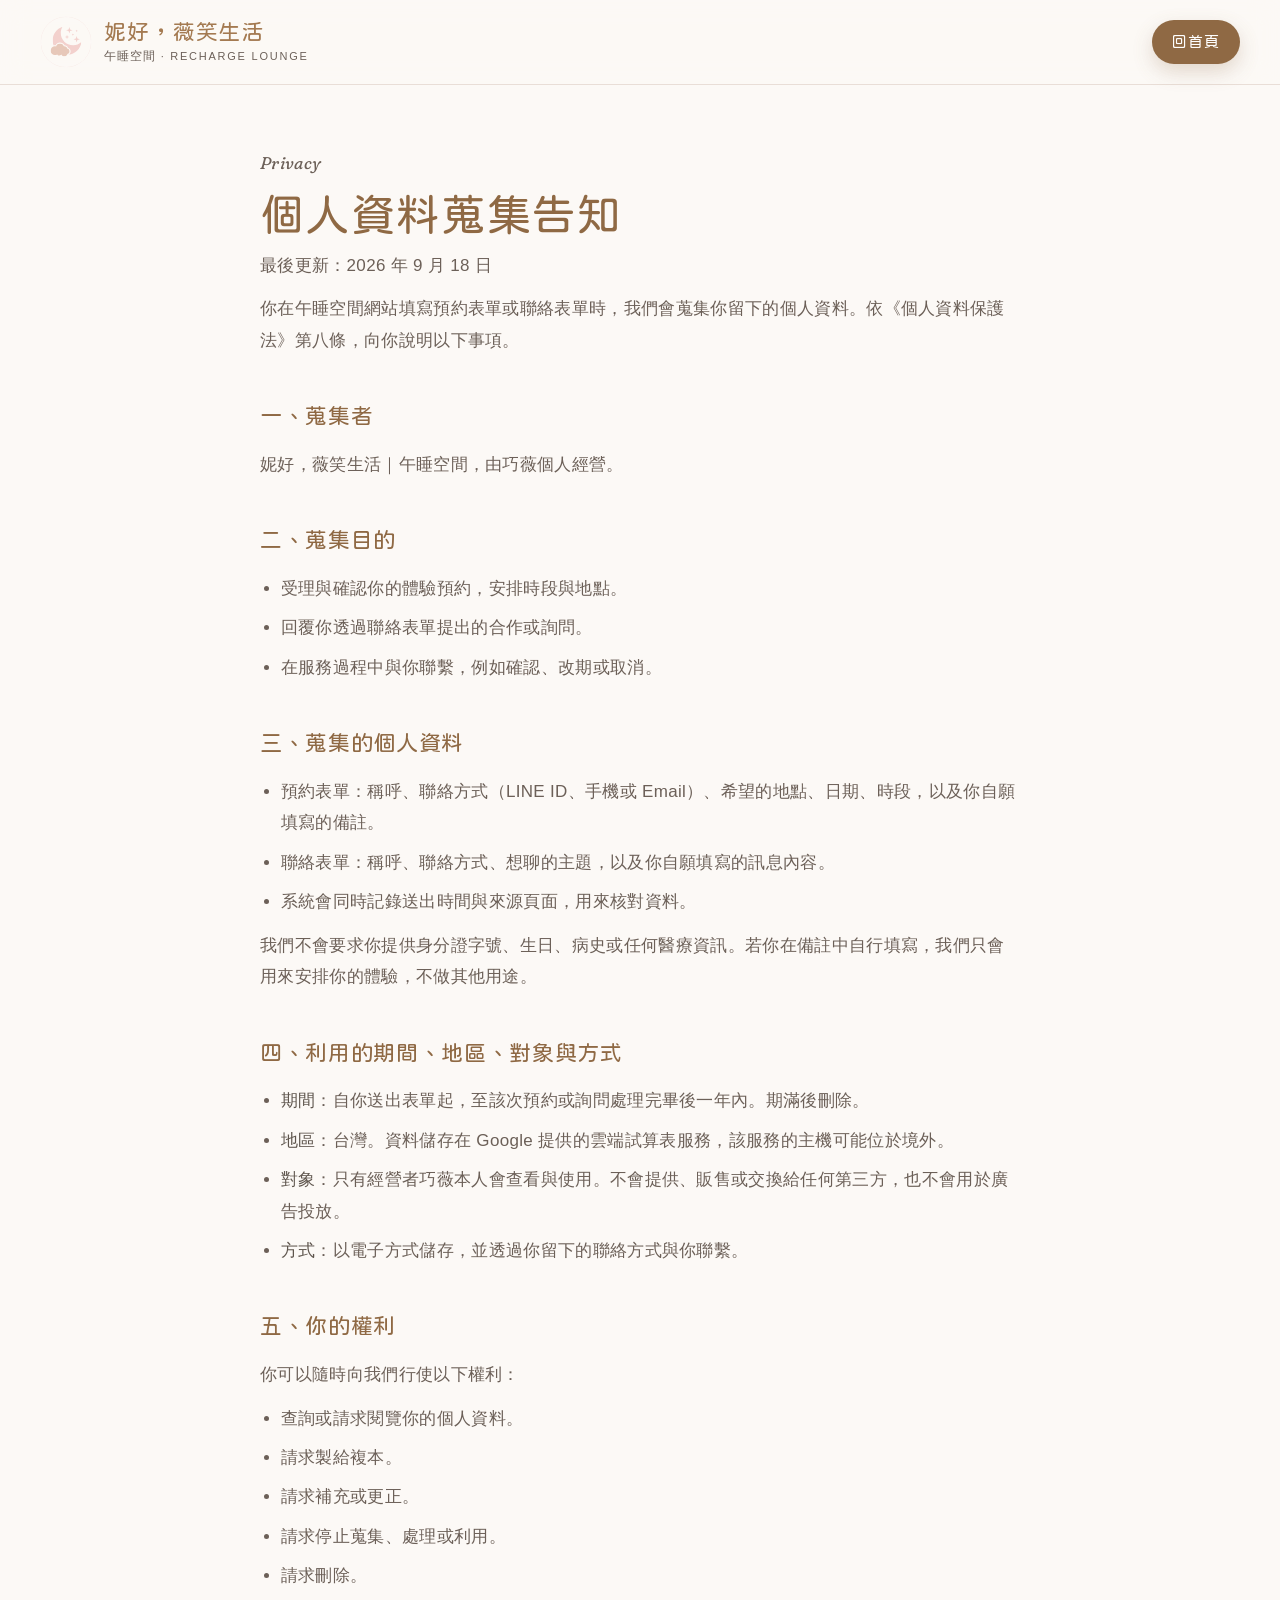
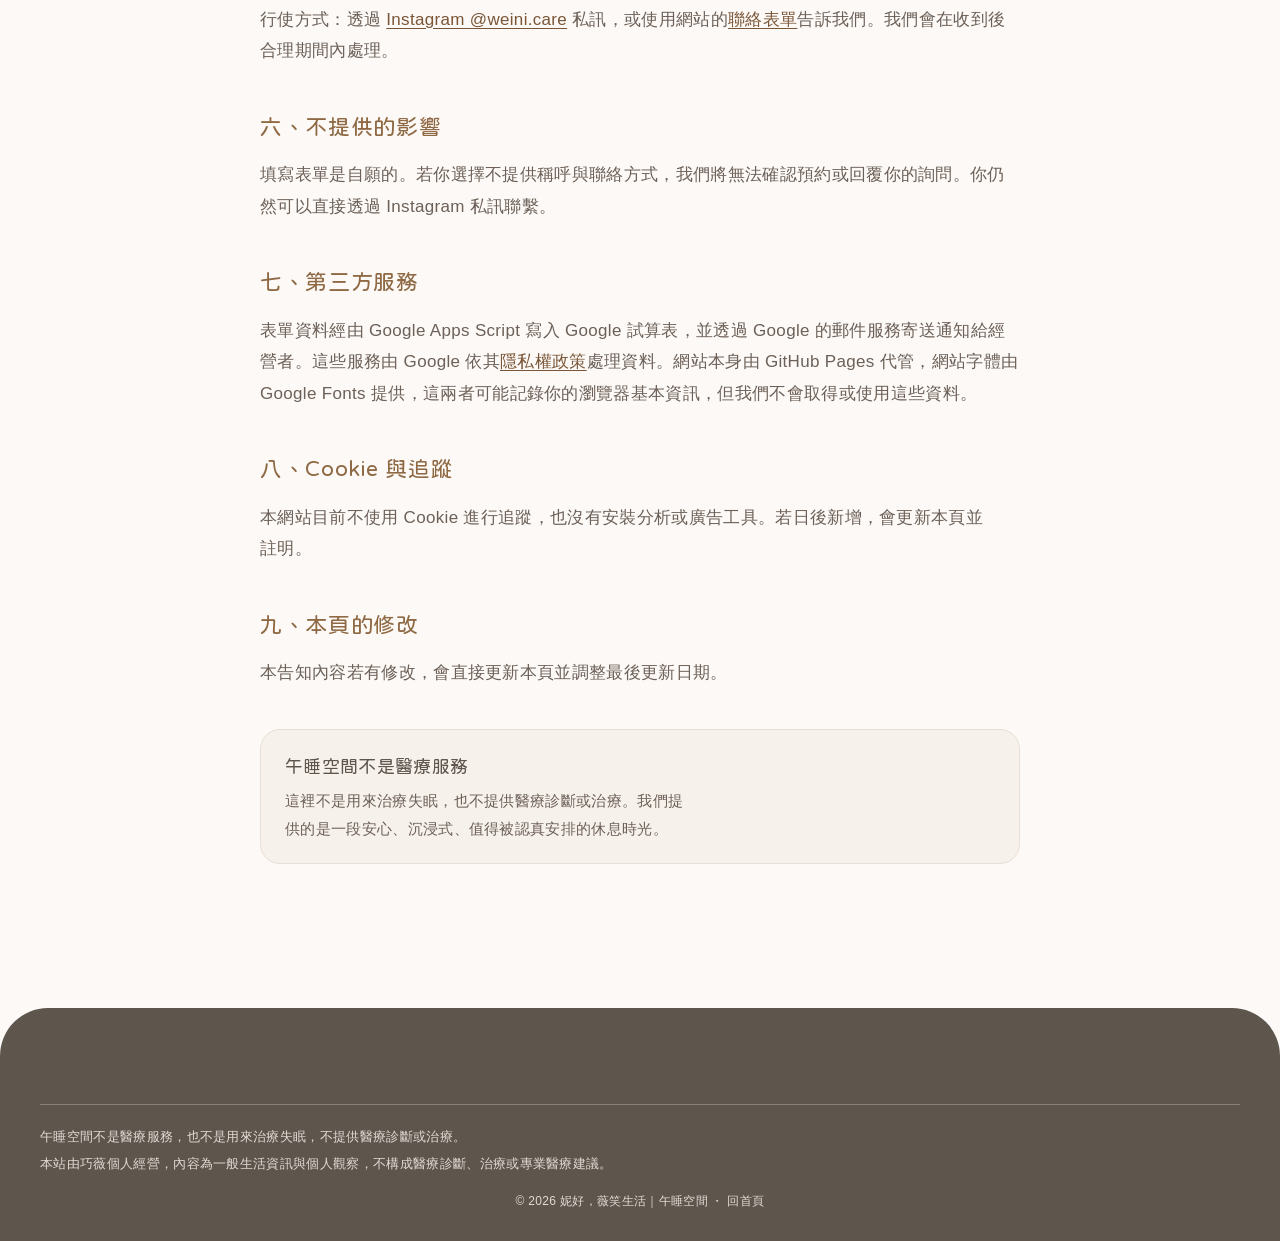
<file: privacy.html>
<!doctype html>
<html lang="zh-Hant">
<head>
  <meta charset="utf-8">
  <meta name="viewport" content="width=device-width, initial-scale=1">
  <title>個人資料蒐集告知｜妮好，薇笑生活｜午睡空間</title>
  <meta name="description" content="午睡空間預約表單與聯絡表單的個人資料蒐集、處理、利用與當事人權利說明。">
  <meta name="robots" content="noindex, follow">
  <meta name="theme-color" content="#F3E2DD">
  <link rel="canonical" href="https://www.weini.tw/privacy.html">
  <script>
    try { if (localStorage.getItem('weini-theme') === 'dark') { document.documentElement.setAttribute('data-theme', 'dark'); var m = document.querySelector('meta[name="theme-color"]'); if (m) m.content = '#1C1714'; } } catch (e) {}
  </script>
  <link rel="preconnect" href="https://fonts.googleapis.com">
  <link rel="preconnect" href="https://fonts.gstatic.com" crossorigin>
  <link href="https://fonts.googleapis.com/css2?family=Fraunces:ital,opsz,wght,SOFT@1,9..144,300..400,100&family=Huninn&display=swap" rel="stylesheet">
  <link rel="icon" type="image/svg+xml" href="assets/images/favicon.svg">
  <link rel="stylesheet" href="assets/css/site.css">
</head>
<body>
  <a class="skip-link" href="#main">跳到主要內容</a>

  <header class="site-header">
    <div class="container nav-bar">
      <a class="brand" href="index.html" aria-label="回妮好，薇笑生活｜午睡空間首頁">
        <img class="brand-logo" src="assets/images/logo-pink.svg" width="56" height="56" alt="">
        <span class="brand-copy">
          <strong>妮好，薇笑生活</strong>
          <span>午睡空間<em> · RECHARGE LOUNGE</em></span>
        </span>
      </a>
      <div class="nav-right">
        <a class="nav-cta" href="index.html">回首頁</a>
      </div>
    </div>
  </header>

  <main id="main" class="legal container">
    <p class="mini">Privacy</p>
    <h1>個人資料蒐集告知</h1>
    <p class="legal-meta">最後更新：2026 年 9 月 18 日</p>

    <p>你在午睡空間網站填寫預約表單或聯絡表單時，我們會蒐集你留下的個人資料。依《個人資料保護法》第八條，向你說明以下事項。</p>

    <h2>一、蒐集者</h2>
    <p>妮好，薇笑生活｜午睡空間，由巧薇個人經營。</p>

    <h2>二、蒐集目的</h2>
    <ul>
      <li>受理與確認你的體驗預約，安排時段與地點。</li>
      <li>回覆你透過聯絡表單提出的合作或詢問。</li>
      <li>在服務過程中與你聯繫，例如確認、改期或取消。</li>
    </ul>

    <h2>三、蒐集的個人資料</h2>
    <ul>
      <li>預約表單：稱呼、聯絡方式（LINE ID、手機或 Email）、希望的地點、日期、時段，以及你自願填寫的備註。</li>
      <li>聯絡表單：稱呼、聯絡方式、想聊的主題，以及你自願填寫的訊息內容。</li>
      <li>系統會同時記錄送出時間與來源頁面，用來核對資料。</li>
    </ul>
    <p>我們不會要求你提供身分證字號、生日、病史或任何醫療資訊。若你在備註中自行填寫，我們只會用來安排你的體驗，不做其他用途。</p>

    <h2>四、利用的期間、地區、對象與方式</h2>
    <ul>
      <li><strong>期間</strong>：自你送出表單起，至該次預約或詢問處理完畢後一年內。期滿後刪除。</li>
      <li><strong>地區</strong>：台灣。資料儲存在 Google 提供的雲端試算表服務，該服務的主機可能位於境外。</li>
      <li><strong>對象</strong>：只有經營者巧薇本人會查看與使用。不會提供、販售或交換給任何第三方，也不會用於廣告投放。</li>
      <li><strong>方式</strong>：以電子方式儲存，並透過你留下的聯絡方式與你聯繫。</li>
    </ul>

    <h2>五、你的權利</h2>
    <p>你可以隨時向我們行使以下權利：</p>
    <ul>
      <li>查詢或請求閱覽你的個人資料。</li>
      <li>請求製給複本。</li>
      <li>請求補充或更正。</li>
      <li>請求停止蒐集、處理或利用。</li>
      <li>請求刪除。</li>
    </ul>
    <p>行使方式：透過 <a href="https://www.instagram.com/weini.care/" target="_blank" rel="noopener">Instagram @weini.care</a> 私訊，或使用網站的<a href="index.html#contact">聯絡表單</a>告訴我們。我們會在收到後合理期間內處理。</p>

    <h2>六、不提供的影響</h2>
    <p>填寫表單是自願的。若你選擇不提供稱呼與聯絡方式，我們將無法確認預約或回覆你的詢問。你仍然可以直接透過 Instagram 私訊聯繫。</p>

    <h2>七、第三方服務</h2>
    <p>表單資料經由 Google Apps Script 寫入 Google 試算表，並透過 Google 的郵件服務寄送通知給經營者。這些服務由 Google 依其<a href="https://policies.google.com/privacy?hl=zh-TW" target="_blank" rel="noopener">隱私權政策</a>處理資料。網站本身由 GitHub Pages 代管，網站字體由 Google Fonts 提供，這兩者可能記錄你的瀏覽器基本資訊，但我們不會取得或使用這些資料。</p>

    <h2>八、Cookie 與追蹤</h2>
    <p>本網站目前不使用 Cookie 進行追蹤，也沒有安裝分析或廣告工具。若日後新增，會更新本頁並註明。</p>

    <h2>九、本頁的修改</h2>
    <p>本告知內容若有修改，會直接更新本頁並調整最後更新日期。</p>

    <div class="reserve-note legal-note">
      <strong>午睡空間不是醫療服務</strong>
      這裡不是用來治療失眠，也不提供醫療診斷或治療。我們提供的是一段安心、沉浸式、值得被認真安排的休息時光。
    </div>
  </main>

  <footer class="site-footer">
    <div class="container">
      <div class="footer-legal">
        <p>午睡空間不是醫療服務，也不是用來治療失眠，不提供醫療診斷或治療。</p>
        <p>本站由巧薇個人經營，內容為一般生活資訊與個人觀察，不構成醫療診斷、治療或專業醫療建議。</p>
        <p class="copyright">© 2026 妮好，薇笑生活｜午睡空間 ・ <a href="index.html">回首頁</a></p>
      </div>
    </div>
  </footer>
</body>
</html>
</file>
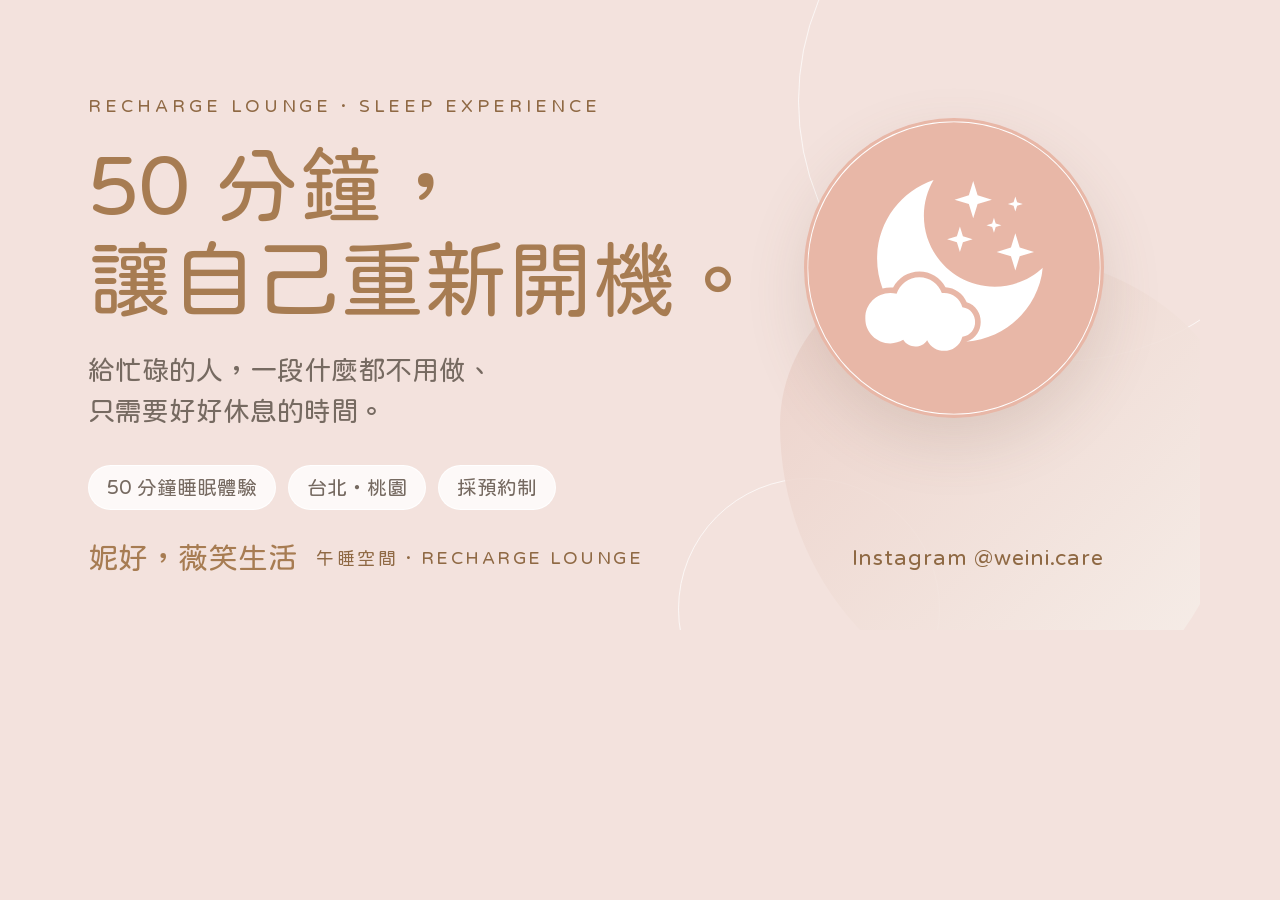
<file: assets/images/source/og-cover.html>
<!doctype html>
<html lang="zh-Hant">
<head>
<meta charset="utf-8">
<title>og-cover 1200×630</title>
<!--
  社群分享圖的原始頁。要重新產生 PNG 時，在專案根目錄執行：
  chrome --headless --hide-scrollbars --window-size=1200,630 --virtual-time-budget=6000
         --screenshot=assets/images/og-cover.png assets/images/source/og-cover.html
-->
<link rel="preconnect" href="https://fonts.googleapis.com">
<link rel="preconnect" href="https://fonts.gstatic.com" crossorigin>
<link href="https://fonts.googleapis.com/css2?family=Huninn&family=Noto+Sans+TC:wght@400;500&display=swap" rel="stylesheet">
<style>
  html, body { margin: 0; width: 1200px; height: 630px; overflow: hidden; }
  body {
    font-family: "Huninn", "Noto Sans TC", "PingFang TC", "Microsoft JhengHei", sans-serif;
    background: #F3E2DD;
    color: #5E554D;
    position: relative;
    -webkit-font-smoothing: antialiased;
  }
  .ring { position: absolute; border-radius: 50%; border: 1.5px solid rgba(255,255,255,.7); }
  .ring.a { width: 520px; height: 520px; right: -120px; top: -160px; }
  .ring.b { width: 260px; height: 260px; right: 260px; bottom: -110px; }
  .blob {
    position: absolute; right: -40px; bottom: -80px; width: 460px; height: 460px;
    border-radius: 44% 56% 43% 57% / 38% 42% 58% 62%;
    background: linear-gradient(135deg, #EBCFC7, #F7F1EC);
    opacity: .9;
  }
  .copy { position: absolute; left: 88px; top: 96px; width: 700px; }
  .kicker { font-size: 18px; letter-spacing: .22em; color: #8F6944; margin: 0 0 22px; }
  h1 { margin: 0 0 24px; font-size: 84px; line-height: 1.12; font-weight: 400; color: #A77C52; }
  .lead { margin: 0 0 34px; font-size: 27px; line-height: 1.5; color: #766A61; }
  .chips { display: flex; gap: 12px; }
  .chip {
    padding: 10px 18px; border-radius: 999px; font-size: 20px; color: #766A61;
    background: rgba(255,255,255,.78); border: 1px solid rgba(255,255,255,.95);
  }
  .mark {
    position: absolute; right: 96px; top: 118px; width: 300px; height: 300px;
    border-radius: 50%; background: #E8B7A7; display: grid; place-items: center;
    box-shadow: 0 24px 60px rgba(117,92,73,.16);
  }
  .mark img { width: 300px; height: 300px; }
  .brand { position: absolute; left: 88px; bottom: 56px; display: flex; align-items: center; gap: 18px; }
  .brand strong { font-size: 30px; font-weight: 400; color: #A77C52; }
  .brand span { font-size: 18px; letter-spacing: .14em; color: #8F6944; }
  .handle { position: absolute; right: 96px; bottom: 60px; font-size: 22px; color: #8F6944; letter-spacing: .04em; }
</style>
</head>
<body>
  <div class="ring a"></div>
  <div class="ring b"></div>
  <div class="blob"></div>

  <div class="mark"><img src="../logo-white.svg" alt=""></div>

  <div class="copy">
    <p class="kicker">RECHARGE LOUNGE · SLEEP EXPERIENCE</p>
    <h1>50 分鐘，<br>讓自己重新開機。</h1>
    <p class="lead">給忙碌的人，一段什麼都不用做、<br>只需要好好休息的時間。</p>
    <div class="chips">
      <span class="chip">50 分鐘睡眠體驗</span>
      <span class="chip">台北・桃園</span>
      <span class="chip">採預約制</span>
    </div>
  </div>

  <div class="brand">
    <strong>妮好，薇笑生活</strong>
    <span>午睡空間 · RECHARGE LOUNGE</span>
  </div>
  <div class="handle">Instagram @weini.care</div>
</body>
</html>
</file>
<file: assets/css/site.css>
/* ==========================================================================
   午睡空間｜Recharge Lounge — site.css
   色票與字體依 docs/brand/02_品牌UI與版型規範.md
   規則：元件只用語意 token，不直接寫 hex；間距一律走 4px 倍數的 --space-*。
   預設是粉色版；夜間版由右上角按鈕切換（<html data-theme="dark">），所有元件兩種模式都要能讀。
   ========================================================================== */

:root {
  color-scheme: light;

  /* ---------- 原始色票 ---------- */
  --cream-50: #FCF9F6;
  --cream-100: #F7F1EC;
  --blush-100: #F3E2DD;
  --blush-150: #F8EEE9;
  --blush-200: #EBCFC7;
  --rose-300: #E8B7A7;
  --camel-300: #D9BB98;
  --camel-500: #C69D70;
  --camel-700: #A77C52;
  --camel-800: #8F6944;   /* 大標、按鈕底色 */
  --cocoa-800: #7A5638;   /* 小字強調、按鈕 hover，對比達 AA */
  --ink-900: #5E554D;
  --ink-650: #6C6058;     /* 次要文字，在腮紅底也達 AA */
  --ink-500: #988A80;
  --line: #E9DED7;
  --white: #FFFFFF;

  --night-950: #141110;
  --night-900: #1C1714;
  --night-850: #26201C;
  --night-800: #2D2622;
  --night-750: #3A2C29;
  --night-line: #41362F;
  --dusk-900: #241D21;
  --dusk-700: #3D3036;
  --moon-100: #F4ECE6;
  --moon-300: #CDBFB4;
  --moon-500: #A99A8F;
  --camel-200: #EBC8A4;
  --camel-250: #E3BB92;

  /* ---------- 語意 token（亮色） ---------- */
  --color-background: var(--cream-50);
  --color-surface: var(--white);
  --color-surface-soft: var(--cream-100);
  --color-surface-blush: var(--blush-100);
  --color-surface-blush-2: var(--blush-200);
  --color-surface-blush-soft: var(--blush-150);
  --color-surface-alt: #FFFDFB;   /* 改版前的交替區塊底色 */
  --color-glass: rgba(255, 255, 255, .78);
  --color-glass-strong: rgba(255, 255, 255, .9);
  --color-glass-line: rgba(255, 255, 255, .92);
  --color-header: rgba(252, 249, 246, .82);
  --color-primary: var(--camel-800);
  --color-primary-hover: var(--cocoa-800);
  --color-on-primary: var(--white);
  --color-primary-soft: var(--camel-500);
  --color-primary-line: var(--camel-300);
  --color-kicker: var(--cocoa-800);
  --color-accent: var(--rose-300);
  --color-numeral: var(--camel-700);
  --color-heading: var(--camel-800);
  --color-display: #A47A51;       /* 改版前的駝色大標，微調到大字對比 3:1 */
  --color-text: var(--ink-900);
  --color-text-muted: var(--ink-650);
  --color-text-faint: var(--ink-500);
  --color-border: var(--line);
  --color-ring: rgba(255, 255, 255, .7);
  --color-footer: var(--ink-900);
  --color-footer-deep: #534B44;
  --color-on-dark: #FFF7F1;
  --color-on-dark-muted: rgba(255, 247, 241, .82);
  --color-on-dark-line: rgba(255, 247, 241, .26);
  --color-success: #2F855A;
  --color-danger: #B33A3A;
  --color-focus: var(--cocoa-800);

  /* 體驗流程區塊：粉色版是較深一階的腮紅（黃昏），夜間版是入夜 */
  --dusk-bg: var(--blush-200);
  --dusk-bg-2: #F6E6E0;
  --dusk-text: #3F352E;
  --dusk-muted: #4F443C;
  --dusk-dim: var(--ink-900);
  --dusk-faint: rgba(94, 85, 77, .18);
  --dusk-accent: var(--camel-800);
  --dusk-kicker: #6F4E32;
  --dusk-star: rgba(255, 255, 255, .95);
  --dusk-lamp: rgba(255, 255, 255, .42);

  /* ---------- 字體 ---------- */
  /* 內文用各裝置內建中文字體（蘋果蘋方、Windows 正黑、Android Noto CJK），不另外下載 */
  --font-display: "Huninn", "PingFang TC", "Microsoft JhengHei", sans-serif;
  --font-text: -apple-system, BlinkMacSystemFont, "PingFang TC", "Noto Sans TC", "Noto Sans CJK TC", "Microsoft JhengHei", "Heiti TC", sans-serif;
  --font-latin: "Fraunces", "Iowan Old Style", "Times New Roman", serif;

  --fs-display: clamp(2.5rem, 1.35rem + 5.1vw, 5rem);
  --fs-h2: clamp(1.875rem, 1.25rem + 2.4vw, 3.25rem);
  --fs-h3: clamp(1.25rem, 1.1rem + .6vw, 1.625rem);
  --fs-lead: clamp(1.0625rem, 1rem + .35vw, 1.25rem);
  --fs-body: 1rem;
  --fs-prose: clamp(1rem, .96rem + .2vw, 1.0625rem);
  --fs-small: .875rem;
  --fs-caption: .8125rem;

  /* ---------- 間距（4px 倍數） ---------- */
  --space-1: 4px;
  --space-2: 8px;
  --space-3: 12px;
  --space-4: 16px;
  --space-5: 20px;
  --space-6: 24px;
  --space-8: 32px;
  --space-10: 40px;
  --space-12: 48px;
  --space-16: 64px;
  --space-20: 80px;
  --space-24: 96px;
  --space-32: 128px;
  --section-y: clamp(var(--space-20), 8vw, 112px);

  --radius-sm: 12px;
  --radius-md: 20px;
  --radius-lg: 32px;
  --radius-xl: 48px;
  --radius-pill: 999px;

  --shadow-soft: 0 12px 32px rgba(117, 92, 73, .08);
  --shadow-float: 0 24px 56px rgba(117, 92, 73, .14);
  --shadow-btn: 0 8px 20px rgba(143, 105, 68, .24);

  /* ---------- 動效：介面回饋 160–220ms；裝飾性進場較慢 ---------- */
  --dur-fast: 160ms;
  --dur-base: 220ms;
  --dur-reveal: 800ms;
  --ease: cubic-bezier(.2, .7, .2, 1);
  --ease-soft: cubic-bezier(.45, 0, .2, 1);

  --max: 1200px;
  --header-h: 84px;
}

:root[data-theme="dark"] {
  color-scheme: dark;
  --color-background: var(--night-900);
  --color-surface: var(--night-850);
  --color-surface-soft: var(--night-800);
  --color-surface-blush: var(--night-750);
  --color-surface-blush-2: #4A3632;
  --color-glass: rgba(38, 32, 28, .78);
  --color-glass-strong: rgba(38, 32, 28, .92);
  --color-glass-line: rgba(244, 236, 230, .1);
  --color-header: rgba(28, 23, 20, .8);
  --color-primary: var(--camel-250);
  --color-primary-hover: var(--camel-200);
  --color-on-primary: #2A1E15;
  --color-primary-soft: #B8936B;
  --color-primary-line: #5A4A3E;
  --color-kicker: var(--camel-200);
  --color-accent: var(--rose-300);
  --color-numeral: var(--rose-300);
  --color-heading: var(--camel-200);
  --color-text: var(--moon-100);
  --color-text-muted: var(--moon-300);
  --color-text-faint: var(--moon-500);
  --color-border: var(--night-line);
  --color-ring: rgba(244, 236, 230, .14);
  --color-footer: var(--night-950);
  --color-footer-deep: #0F0D0C;
  --color-focus: var(--camel-200);
  --color-success: #68B58C;
  --color-danger: #E47777;
  --color-surface-blush-soft: var(--night-800);
  --color-surface-alt: var(--night-800);
  --color-display: var(--camel-200);
  --dusk-bg: #241C23;
  --dusk-bg-2: #3A2B35;
  --dusk-text: var(--moon-100);
  --dusk-muted: var(--moon-300);
  --dusk-dim: var(--moon-500);
  --dusk-faint: rgba(244, 236, 230, .16);
  --dusk-accent: var(--rose-300);
  --dusk-kicker: var(--rose-300);
  --dusk-star: var(--moon-100);
  --dusk-lamp: rgba(244, 205, 180, .16);
  --shadow-soft: 0 12px 32px rgba(0, 0, 0, .28);
  --shadow-float: 0 24px 56px rgba(0, 0, 0, .4);
  --shadow-btn: 0 8px 20px rgba(0, 0, 0, .3);
}

/* ---------- Base ---------- */
*, *::before, *::after { box-sizing: border-box; }
html { scroll-behavior: smooth; scroll-padding-top: calc(var(--header-h) + var(--space-4)); -webkit-text-size-adjust: 100%; }
body {
  margin: 0;
  font-family: var(--font-text);
  font-size: var(--fs-body);
  background: var(--color-background);
  color: var(--color-text);
  line-height: 1.85;
  letter-spacing: .02em;
  overflow-x: hidden;
  overflow-x: clip;
  -webkit-font-smoothing: antialiased;
  text-rendering: optimizeLegibility;
}
[hidden] { display: none !important; }
img { display: block; max-width: 100%; height: auto; }
a { color: inherit; text-decoration: none; }
button, input, select, textarea { font: inherit; color: inherit; }
h1, h2, h3, h4 { font-family: var(--font-display); font-weight: 400; letter-spacing: .03em; text-wrap: balance; }
p { text-wrap: pretty; }
/* 寬螢幕的短段落用 balance 避免孤字；手機行數多，balance 會把段落擠窄，改用 pretty */
@media (min-width: 761px) {
  .section-head p, .lead, .space-caption, .tile p, .persona p, .reason p, .step p, .venue-sub, .reserve-note, .quiet-promise, .journal-fallback p { text-wrap: balance; }
}
b, strong { font-weight: 500; }
[lang="en"] { letter-spacing: 0; }
::selection { background: var(--color-surface-blush-2); color: var(--color-text); }

:focus-visible {
  outline: 2px solid var(--color-focus);
  outline-offset: 4px;
  border-radius: 8px;
}

.i {
  width: 20px; height: 20px;
  flex: none;
  fill: none;
  stroke: currentColor;
  stroke-width: 1.6;
  stroke-linecap: round;
  stroke-linejoin: round;
}
.icon-sprite { position: absolute; width: 0; height: 0; overflow: hidden; }

.container {
  width: min(var(--max), calc(100% - var(--space-10)));
  margin-inline: auto;
}

.skip-link {
  position: fixed;
  left: var(--space-4);
  top: -80px;
  z-index: 300;
  padding: var(--space-3) var(--space-4);
  color: var(--color-on-primary);
  background: var(--color-primary);
  border-radius: var(--radius-pill);
  transition: top var(--dur-base) var(--ease);
}
.skip-link:focus { top: var(--space-4); }

.visually-hidden {
  position: absolute;
  width: 1px; height: 1px;
  overflow: hidden;
  clip: rect(0 0 0 0);
  white-space: nowrap;
}

/* ---------- Header ---------- */
/* 預設是霧面底；首頁停在最上方時（is-top）才透明，和首屏融在一起 */
.site-header {
  position: sticky;
  top: 0;
  z-index: 60;
  background: var(--color-header);
  border-bottom: 1px solid var(--color-border);
  -webkit-backdrop-filter: saturate(1.4) blur(14px);
  backdrop-filter: saturate(1.4) blur(14px);
  transition: background var(--dur-base) var(--ease), border-color var(--dur-base) var(--ease);
}
.site-header.is-top {
  background: transparent;
  border-bottom-color: transparent;
  -webkit-backdrop-filter: none;
  backdrop-filter: none;
}
/* 選單打開時不能有 backdrop-filter，否則全螢幕面板會被抬頭框住 */
.menu-open .site-header,
.menu-open .site-header.is-top {
  background: var(--color-background);
  border-bottom-color: var(--color-border);
  -webkit-backdrop-filter: none;
  backdrop-filter: none;
}
[data-theme="dark"] .site-header.on-dark:not(.menu-open-h) {
  --color-header: rgba(36, 29, 33, .78);
  --color-heading: var(--camel-200);
  --color-text-muted: var(--moon-300);
  --color-kicker: var(--camel-200);
  --color-glass: rgba(244, 236, 230, .08);
  --color-primary-line: rgba(244, 236, 230, .24);
  --color-primary: var(--camel-250);
  --color-on-primary: #2A1E15;
  --color-border: rgba(244, 236, 230, .1);
  --color-surface-blush: rgba(244, 236, 230, .14);
}
.nav-bar {
  position: relative;
  min-height: var(--header-h);
  display: flex;
  align-items: center;
  justify-content: space-between;
  gap: var(--space-6);
}
.brand { display: flex; align-items: center; gap: var(--space-3); flex: none; min-height: 44px; }
.brand-logo { width: 52px; height: 52px; flex: none; }
.brand-copy strong {
  display: block;
  font-family: var(--font-display);
  font-size: 22px;
  font-weight: 400;
  color: var(--color-display);
  line-height: 1.15;
  letter-spacing: .04em;
}
.brand-copy span {
  display: block;
  margin-top: var(--space-1);
  font-size: 12px;
  line-height: 1.4;
  color: var(--color-text-muted);
  letter-spacing: .08em;
  white-space: nowrap;
}
.brand-copy em { font-style: normal; font-size: 11px; letter-spacing: .16em; }

.nav-main { flex: 1 1 auto; display: flex; justify-content: center; }
.nav-links { display: flex; align-items: center; gap: var(--space-1); margin: 0; padding: 0; list-style: none; }
.nav-links a:not(.btn):not(.icon-btn) {
  position: relative;
  display: flex;
  flex-direction: column;
  align-items: center;
  gap: 0;
  padding: var(--space-2) var(--space-4);
  border-radius: var(--radius-sm);
  color: var(--color-text-muted);
  line-height: 1.35;
  transition: color var(--dur-fast) var(--ease), background var(--dur-fast) var(--ease);
}
.nav-en {
  font-family: var(--font-latin);
  font-style: italic;
  font-size: 13px;
  color: var(--color-kicker);
  font-variation-settings: "SOFT" 100;
}
.nav-zh { font-family: var(--font-display); font-size: 15px; white-space: nowrap; }
.nav-links a:not(.btn):not(.icon-btn)::after {
  content: "";
  position: absolute;
  left: 50%; bottom: 2px;
  width: 16px; height: 1px;
  background: currentColor;
  transform: translateX(-50%) scaleX(0);
  transition: transform var(--dur-base) var(--ease);
}
.nav-links a:not(.btn):not(.icon-btn):hover { color: var(--color-heading); }
.nav-links a:not(.btn):not(.icon-btn):hover::after { transform: translateX(-50%) scaleX(1); }
.nav-links .nav-mobile-extra { display: none; }
.nav-links .nav-theme { display: none; }
.nav-right { display: flex; align-items: center; gap: var(--space-3); flex: none; }

.icon-btn {
  width: 44px; height: 44px;
  border-radius: 50%;
  border: 1px solid var(--color-primary-line);
  background: var(--color-glass);
  color: var(--color-primary);
  display: inline-grid;
  place-items: center;
  flex: none;
  transition: background var(--dur-fast) var(--ease), border-color var(--dur-fast) var(--ease), transform var(--dur-fast) var(--ease);
}
.icon-btn:hover { background: var(--color-surface-blush); border-color: var(--color-primary-soft); transform: translateY(-1px); }
.icon-btn:active { transform: translateY(0); }
.icon-btn-lg { width: 52px; height: 52px; }
.icon-btn-lg .i { width: 22px; height: 22px; }

.nav-cta {
  display: inline-flex;
  align-items: center;
  justify-content: center;
  min-height: 44px;
  padding: 0 var(--space-5);
  border-radius: var(--radius-pill);
  background: var(--color-primary);
  color: var(--color-on-primary);
  font-family: var(--font-display);
  font-size: 15px;
  letter-spacing: .06em;
  box-shadow: var(--shadow-btn);
  transition: background var(--dur-fast) var(--ease), transform var(--dur-fast) var(--ease);
}
.nav-cta:hover { background: var(--color-primary-hover); transform: translateY(-1px); }
.nav-cta:active { transform: translateY(0); }

/* 粉色版／夜間版切換 */
.theme-toggle .i-sun,
[data-theme="dark"] .theme-toggle .i-moon { display: none; }
[data-theme="dark"] .theme-toggle .i-sun { display: block; }
.no-js [data-theme-toggle] { display: none !important; }
.menu-toggle {
  display: none;
  width: 44px; height: 44px;
  border-radius: 50%;
  border: 1px solid var(--color-primary-line);
  background: var(--color-glass);
  color: var(--color-heading);
  cursor: pointer;
  place-items: center;
  transition: background var(--dur-fast) var(--ease);
}
.menu-toggle:hover { background: var(--color-surface-blush); }
.menu-toggle span,
.menu-toggle span::before,
.menu-toggle span::after {
  display: block;
  width: 18px; height: 1.5px;
  background: currentColor;
  border-radius: 2px;
  position: relative;
  transition: transform var(--dur-base) var(--ease), background var(--dur-fast) var(--ease);
}
.menu-toggle span::before,
.menu-toggle span::after { content: ""; position: absolute; left: 0; }
.menu-toggle span::before { top: -6px; }
.menu-toggle span::after { top: 6px; }
.menu-toggle[aria-expanded="true"] span { background: transparent; }
.menu-toggle[aria-expanded="true"] span::before { transform: translateY(6px) rotate(45deg); }
.menu-toggle[aria-expanded="true"] span::after { transform: translateY(-6px) rotate(-45deg); }

/* ---------- Buttons ---------- */
.btn {
  display: inline-flex;
  align-items: center;
  justify-content: center;
  gap: var(--space-2);
  min-height: 48px;
  padding: var(--space-3) var(--space-6);
  border-radius: var(--radius-pill);
  border: 1px solid transparent;
  font-family: var(--font-display);
  font-size: 16px;
  letter-spacing: .06em;
  line-height: 1.3;
  cursor: pointer;
  transition: background var(--dur-fast) var(--ease), color var(--dur-fast) var(--ease), border-color var(--dur-fast) var(--ease), transform var(--dur-fast) var(--ease), box-shadow var(--dur-fast) var(--ease);
}
.btn .i { width: 18px; height: 18px; transition: transform var(--dur-base) var(--ease); }
.btn:hover .i { transform: translateX(3px); }
.btn-lg { min-height: 56px; padding: var(--space-4) var(--space-8); font-size: 17px; }
.btn-primary { background: var(--color-primary); color: var(--color-on-primary); box-shadow: var(--shadow-btn); }
.btn-primary:hover { background: var(--color-primary-hover); transform: translateY(-1px); }
.btn-primary:active { transform: translateY(0); box-shadow: none; }
.btn-secondary { background: var(--color-glass); border-color: var(--color-primary-line); color: var(--color-text); }
.btn-secondary:hover { background: var(--color-surface); border-color: var(--color-primary-soft); color: var(--color-heading); }
.btn-secondary:active { background: var(--color-surface-blush); }
.btn-ghost { background: transparent; border-color: var(--color-primary-line); color: var(--color-text); }
.btn-ghost:hover { background: var(--color-glass); border-color: var(--color-primary-soft); color: var(--color-heading); }
.btn-ghost:active { background: var(--color-surface-blush); }
.btn-light { background: var(--color-on-dark); color: #4A3F37; }
.btn-light:hover { background: var(--white); transform: translateY(-1px); }
.btn-light:active { transform: translateY(0); }
.btn:disabled,
.btn[aria-disabled="true"] { opacity: .5; cursor: not-allowed; transform: none; box-shadow: none; }

/* ---------- 共用：區塊標題 ---------- */
.section { padding-block: var(--section-y); position: relative; }
.section-alt { background: var(--color-surface-alt); }
.mini {
  display: inline-flex;
  align-items: center;
  gap: var(--space-3);
  margin: 0 0 var(--space-4);
  font-family: var(--font-latin);
  font-style: italic;
  font-size: 17px;
  line-height: 1.4;
  color: var(--color-kicker);
  font-variation-settings: "SOFT" 100;
}
.mini .idx {
  font-style: normal;
  font-size: 12px;
  font-family: var(--font-text);
  letter-spacing: .12em;
  padding: var(--space-1) var(--space-2);
  border: 1px solid var(--color-primary-line);
  border-radius: var(--radius-pill);
  font-variant-numeric: tabular-nums;
}
.section-head { max-width: 720px; margin: 0 0 var(--space-12); }
.section-head h2 {
  margin: 0;
  font-size: var(--fs-h2);
  line-height: 1.32;
  color: var(--color-text);
}
.section-head p:not(.mini) {
  margin: var(--space-5) 0 0;
  max-width: 34em;
  font-size: var(--fs-prose);
  color: var(--color-text-muted);
}
.section-head-row {
  max-width: none;
  display: grid;
  grid-template-columns: minmax(0, 1.2fr) minmax(0, 1fr);
  gap: var(--space-8) var(--space-16);
  align-items: end;
}
.section-head-row p:not(.mini) { margin: 0; }
.wave {
  display: block;
  width: 96px; height: 12px;
  margin-top: var(--space-6);
  fill: none;
  stroke: var(--color-accent);
  stroke-width: 2;
  stroke-linecap: round;
}
.split {
  display: grid;
  grid-template-columns: minmax(0, 5fr) minmax(0, 7fr);
  gap: var(--space-12) var(--space-16);
  align-items: start;
}
.split-aside { position: sticky; top: calc(var(--header-h) + var(--space-8)); margin: 0; }
.br-narrow { display: none; }
/* 中文片語不要從中間斷開 */
.nw { display: inline-block; white-space: nowrap; }
.nb { white-space: nowrap; }
@media (min-width: 761px) and (max-width: 1200px) {
  .split-aside h2 { font-size: min(var(--fs-h2), 4.4vw); }
}

/* ---------- 進場動態（只在有 JS 時隱藏，避免內容消失） ---------- */
.js [data-reveal] {
  opacity: 0;
  transform: translateY(24px);
  transition: opacity var(--dur-reveal) var(--ease), transform var(--dur-reveal) var(--ease);
}
.js [data-reveal].is-in { opacity: 1; transform: none; }

/* ---------- Hero ---------- */
.hero {
  position: relative;
  margin-top: calc(var(--header-h) * -1);
  padding: calc(var(--header-h) + var(--space-16)) 0 var(--space-32);
  background: var(--color-surface-blush);
  overflow: hidden;
}
[data-theme="dark"] .hero { background: radial-gradient(60% 70% at 85% 30%, #47352F 0%, transparent 60%), var(--color-surface-blush); }
.hero-grid {
  display: grid;
  grid-template-columns: minmax(0, 1.18fr) minmax(0, .82fr);
  gap: var(--space-12);
  align-items: center;
}
.hero-copy { position: relative; z-index: 2; }
.kicker {
  display: flex;
  align-items: center;
  gap: var(--space-3);
  margin: 0 0 var(--space-6);
  font-family: var(--font-latin);
  font-style: italic;
  font-size: 18px;
  line-height: 1.4;
  color: var(--color-kicker);
  font-variation-settings: "SOFT" 100;
}
.kicker-rule { width: 40px; height: 1px; background: currentColor; opacity: .5; }
.hero-title {
  margin: 0 0 var(--space-8);
  font-size: var(--fs-display);
  line-height: 1.16;
  letter-spacing: .02em;
  color: var(--color-display);
}
.hero-title .line { display: block; overflow: hidden; padding-bottom: .06em; }
.hero-title .line > span { display: inline-block; }
.js .hero-title .line > span { transform: translateY(110%); transition: transform 1.1s var(--ease); }
.js.is-loaded .hero-title .line > span { transform: none; }
.js.is-loaded .hero-title .line:nth-child(2) > span { transition-delay: .12s; }
.lead {
  margin: 0 0 var(--space-8);
  max-width: 32em;
  font-size: var(--fs-lead);
  line-height: 1.9;
  color: var(--color-text-muted);
}
.lead strong { display: block; margin-top: var(--space-2); color: var(--color-text); font-weight: 500; }
.hero-meta {
  display: flex;
  flex-wrap: wrap;
  gap: var(--space-2) 0;
  margin: 0 0 var(--space-10);
  padding: 0;
  list-style: none;
  font-size: var(--fs-small);
  color: var(--color-text);
}
.hero-meta li { display: inline-flex; align-items: center; }
.hero-meta li + li::before {
  content: "";
  width: 4px; height: 4px;
  margin: 0 var(--space-3);
  border-radius: 50%;
  background: var(--color-accent);
}
.hero-actions { display: flex; flex-wrap: wrap; gap: var(--space-3); }

.hero-visual { position: relative; min-height: 560px; display: grid; place-items: center; }
.halo { position: absolute; inset: 0; display: grid; place-items: center; pointer-events: none; }
.halo span {
  position: absolute;
  width: 92%; aspect-ratio: 1;
  border-radius: 50%;
  border: 1px solid var(--color-ring);
  animation: breathe 9s var(--ease-soft) infinite;
}
.halo span:nth-child(2) { width: 112%; animation-delay: -3s; opacity: .7; }
.halo span:nth-child(3) { width: 132%; animation-delay: -6s; opacity: .45; }
@keyframes breathe {
  0%, 100% { transform: scale(.96); }
  50% { transform: scale(1.03); }
}
.hero-spark { position: absolute; width: 28px; height: 28px; fill: var(--color-glass-strong); stroke: none; z-index: 3; animation: twinkle 6s ease-in-out infinite; }
.hero-spark-a { left: 4%; top: 14%; }
.hero-spark-b { right: 6%; bottom: 30%; width: 18px; height: 18px; animation-delay: -2.5s; }
@keyframes twinkle { 0%, 100% { opacity: .9; transform: scale(1); } 50% { opacity: .4; transform: scale(.82); } }

.hero-photo {
  position: relative;
  margin: 0;
  width: min(100%, 440px);
  aspect-ratio: 4 / 5;
  overflow: hidden;
  border-radius: 44% 56% 43% 57% / 38% 42% 58% 62%;
  box-shadow: var(--shadow-float);
}
.hero-photo img,
.blob-photo img { width: 100%; height: 100%; object-fit: cover; }
/* 首屏用巧薇去背照：腮紅色塊、貼齊底部、不裁切 */
.hero-photo.hero-founder {
  background: linear-gradient(160deg, var(--color-surface-blush), var(--color-surface-blush-2));
  display: flex;
  align-items: flex-end;
  justify-content: center;
  padding: var(--space-8) var(--space-5) 0;
}
.hero-photo.hero-founder img {
  width: auto;
  max-width: 100%;
  height: 100%;
  object-fit: contain;
  object-position: bottom center;
  filter: drop-shadow(0 14px 24px rgba(117, 92, 73, .18));
}
.floating-note {
  position: absolute;
  z-index: 3;
  left: 0; bottom: 56px;
  max-width: 240px;
  padding: var(--space-5) var(--space-6);
  background: var(--color-glass);
  border: 1px solid var(--color-glass-line);
  border-radius: var(--radius-md);
  box-shadow: var(--shadow-soft);
  -webkit-backdrop-filter: blur(10px);
  backdrop-filter: blur(10px);
}
.floating-note small {
  display: block;
  margin-bottom: var(--space-1);
  font-family: var(--font-latin);
  font-style: italic;
  font-size: 15px;
  line-height: 1.4;
  color: var(--color-kicker);
  font-variation-settings: "SOFT" 100;
}
.floating-note strong { font-family: var(--font-display); font-size: 20px; font-weight: 400; line-height: 1.55; }

.scroll-cue {
  position: absolute;
  left: 50%; bottom: 72px;
  z-index: 3;
  transform: translateX(-50%);
  display: inline-flex;
  align-items: center;
  gap: var(--space-2);
  min-height: 44px;
  padding: 0 var(--space-4);
  font-size: var(--fs-caption);
  letter-spacing: .12em;
  color: var(--color-text-muted);
  border-radius: var(--radius-pill);
  transition: color var(--dur-fast) var(--ease);
}
.scroll-cue .i { width: 16px; height: 16px; animation: cue 2.4s var(--ease-soft) infinite; }
.scroll-cue:hover { color: var(--color-heading); }
@keyframes cue { 0%, 100% { transform: translateY(-2px); } 50% { transform: translateY(4px); } }

.scallop {
  position: absolute;
  left: 0; right: 0; bottom: -1px;
  display: grid;
  grid-template-columns: repeat(12, 1fr);
}
.scallop span {
  aspect-ratio: 2 / 1;
  background: var(--color-background);
  border-top-left-radius: 999px;
  border-top-right-radius: 999px;
}

/* 腮紅色帶：沿用首屏的腮紅底與扇貝邊，讓下方偏白的區塊有地方換氣 */
.section-blush {
  --scallop-h: calc(100vw / 24); /* 12 個半圓，高是寬的一半 */
  --color-border: rgba(167, 124, 82, .2);
  margin-top: var(--scallop-h);
  padding-bottom: calc(var(--section-y) + var(--scallop-h));
  background: var(--color-surface-blush);
}
[data-theme="dark"] .section-blush { --color-border: rgba(244, 236, 230, .1); }
.scallop-top { top: 1px; bottom: auto; transform: translateY(-100%); }
.scallop-top span { background: var(--color-surface-blush); }

@supports (animation-timeline: scroll()) {
  @media (prefers-reduced-motion: no-preference) and (min-width: 761px) {
    .hero-photo { animation: drift-photo linear both; animation-timeline: scroll(root); animation-range: 0 100vh; }
    .halo { animation: drift-halo linear both; animation-timeline: scroll(root); animation-range: 0 100vh; }
    .floating-note { animation: drift-note linear both; animation-timeline: scroll(root); animation-range: 0 100vh; }
  }
}
@keyframes drift-photo { to { transform: translateY(-48px); } }
@keyframes drift-halo { to { transform: translateY(-16px) scale(1.04); } }
@keyframes drift-note { to { transform: translateY(-88px); } }

/* ---------- About ---------- */
.story-copy h3 {
  margin: 0 0 var(--space-6);
  font-size: var(--fs-h3);
  line-height: 1.5;
  color: var(--color-kicker);
}
.story-copy p {
  margin: 0 0 var(--space-5);
  max-width: 36em;
  font-size: var(--fs-prose);
  color: var(--color-text-muted);
}
.story-copy p b { color: var(--color-text); }
.quote {
  position: relative;
  margin: var(--space-10) 0 0;
  padding: var(--space-8) var(--space-8) var(--space-8) var(--space-12);
  background: var(--color-surface-soft);
  border-radius: var(--radius-lg);
  font-family: var(--font-display);
  font-size: clamp(1.25rem, 1.1rem + .6vw, 1.5rem);
  line-height: 1.75;
  color: var(--color-text);
}
.quote::before {
  content: "“";
  position: absolute;
  left: var(--space-5); top: var(--space-2);
  font-family: var(--font-latin);
  font-size: 56px;
  line-height: 1;
  color: var(--color-accent);
}
.section-alt .quote { background: var(--color-surface); }

/* ---------- Experience：入夜區塊 ---------- */
.dusk {
  margin-inline: var(--space-3);
  border-radius: var(--radius-xl);
  background:
    radial-gradient(70% 50% at 80% 0%, var(--dusk-bg-2) 0%, transparent 70%),
    radial-gradient(50% 40% at 0% 100%, rgba(232, 183, 167, .14) 0%, transparent 70%),
    var(--dusk-bg);
  color: var(--dusk-text);
  overflow: hidden; /* 舊版 Safari 的退路；新瀏覽器用下一行的 clip，錶盤才能 sticky */
  overflow: clip;
  isolation: isolate;
}
.dusk .section-head h2 { color: var(--dusk-text); }
[data-theme="dark"] .dusk { box-shadow: inset 0 0 0 1px rgba(244, 236, 230, .08), 0 0 80px rgba(232, 183, 167, .06); }
[data-theme="dark"] .site-footer { box-shadow: inset 0 1px 0 rgba(244, 236, 230, .08); }
.dusk .section-head p:not(.mini) { color: var(--dusk-muted); }
.dusk .mini { color: var(--dusk-kicker); }
.dusk .mini .idx { border-color: var(--dusk-faint); }
.dusk-sky { position: absolute; inset: 0; z-index: -1; pointer-events: none; }
.dusk-lamp {
  position: absolute;
  z-index: -1;
  left: 0; top: 0;
  width: 560px; height: 560px;
  margin: -280px 0 0 -280px;
  border-radius: 50%;
  background: radial-gradient(closest-side, var(--dusk-lamp), rgba(232, 183, 167, .06) 55%, transparent);
  transform: translate3d(var(--lx, 70%), var(--ly, 30%), 0);
  opacity: 0;
  transition: opacity 600ms var(--ease);
  pointer-events: none;
}
.dusk.lamp-on .dusk-lamp { opacity: 1; }
.dusk-sky i {
  position: absolute;
  width: 3px; height: 3px;
  border-radius: 50%;
  background: var(--dusk-star);
  opacity: .7;
  animation: twinkle 5s ease-in-out infinite;
}
.dusk-sky i:nth-child(1) { left: 8%; top: 12%; }
.dusk-sky i:nth-child(2) { left: 22%; top: 30%; width: 2px; height: 2px; animation-delay: -1s; }
.dusk-sky i:nth-child(3) { left: 46%; top: 8%; animation-delay: -2s; }
.dusk-sky i:nth-child(4) { left: 64%; top: 22%; width: 2px; height: 2px; animation-delay: -3s; }
.dusk-sky i:nth-child(5) { left: 88%; top: 10%; animation-delay: -.5s; }
.dusk-sky i:nth-child(6) { left: 92%; top: 46%; width: 2px; height: 2px; animation-delay: -4s; }
.dusk-sky i:nth-child(7) { left: 4%; top: 70%; width: 2px; height: 2px; animation-delay: -2.5s; }
.dusk-sky i:nth-child(8) { left: 36%; top: 88%; animation-delay: -1.5s; }
.dusk-sky i:nth-child(9) { left: 76%; top: 84%; width: 2px; height: 2px; animation-delay: -3.5s; }

.ritual {
  display: grid;
  grid-template-columns: minmax(0, 5fr) minmax(0, 7fr);
  gap: var(--space-16);
  align-items: start;
  --progress: 1;
}
.ritual.is-live { --progress: 0; }
.ritual-dial {
  position: sticky;
  top: calc(50vh - 180px);
  width: min(100%, 360px);
  aspect-ratio: 1;
  margin-inline: auto;
  display: grid;
  place-items: center;
}
.dial-svg { position: absolute; inset: 0; width: 100%; height: 100%; transform: rotate(0deg); overflow: visible; }
.dial-ticks line { stroke: var(--dusk-faint); stroke-width: 1.5; stroke-linecap: round; transition: stroke var(--dur-base) var(--ease); }
.dial-ticks line.on { stroke: var(--dusk-accent); }
.dial-track { fill: none; stroke: var(--dusk-faint); stroke-width: 1; }
.dial-meter {
  fill: none;
  stroke: var(--dusk-accent);
  stroke-width: 2;
  stroke-linecap: round;
  stroke-dasharray: 100;
  stroke-dashoffset: calc(100 - var(--progress) * 100);
  transform: rotate(-90deg);
  transform-origin: 120px 120px;
  filter: drop-shadow(0 0 6px rgba(232, 183, 167, .6));
}
.dial-core { position: relative; display: grid; justify-items: center; text-align: center; }
.dial-num {
  font-family: var(--font-latin);
  font-style: italic;
  font-weight: 300;
  font-size: clamp(4.5rem, 3rem + 4vw, 6.5rem);
  line-height: 1;
  color: var(--dusk-text);
  font-variation-settings: "SOFT" 100, "opsz" 144;
}
.dial-unit { margin-top: var(--space-2); font-family: var(--font-display); font-size: 15px; color: var(--dusk-muted); letter-spacing: .12em; }
.dial-step { margin-top: var(--space-4); font-size: 13px; color: var(--dusk-muted); font-variant-numeric: tabular-nums; letter-spacing: .1em; }
.dial-step b { color: var(--dusk-kicker); font-weight: 500; }

.steps { position: relative; margin: 0; padding: 0; list-style: none; counter-reset: none; }
.step {
  position: relative;
  display: grid;
  grid-template-columns: 72px minmax(0, 1fr);
  gap: var(--space-6);
  padding: var(--space-10) 0;
  border-top: 1px solid var(--dusk-faint);
  transition: opacity 600ms var(--ease);
}
.step:last-child { border-bottom: 1px solid var(--dusk-faint); }
.step h3, .step p, .step-no { transition: color 500ms var(--ease); }
.ritual.is-live .step:not(.is-active) h3 { color: var(--dusk-muted); }
.ritual.is-live .step:not(.is-active) p { color: var(--dusk-dim); }
.ritual.is-live .step:not(.is-active):not(.is-past) .step-no { color: var(--dusk-dim); }
.ritual.is-live .step.is-active h3 { color: var(--dusk-text); }
.step::before {
  content: "";
  position: absolute;
  left: 0; top: -1px;
  width: 100%; height: 1px;
  background: linear-gradient(90deg, var(--dusk-accent), transparent 70%);
  transform: scaleX(0);
  transform-origin: left;
  transition: transform 700ms var(--ease);
}
.ritual.is-live .step.is-active::before,
.ritual.is-live .step.is-past::before { transform: scaleX(1); }
.ritual.is-live .step.is-past::before { opacity: .45; }
.no-js .step::before, .ritual:not(.is-live) .step::before { transform: scaleX(1); opacity: .45; }
.step-no {
  font-family: var(--font-latin);
  font-style: italic;
  font-weight: 300;
  font-size: 44px;
  line-height: 1;
  color: var(--dusk-accent);
  font-variation-settings: "SOFT" 100, "opsz" 72;
}
.step h3 { margin: 0 0 var(--space-2); font-size: clamp(1.5rem, 1.2rem + 1.2vw, 2.25rem); line-height: 1.3; color: var(--dusk-text); }
.step p { margin: 0; font-size: var(--fs-prose); color: var(--dusk-muted); }

/* ---------- Why rest ---------- */
.soft-panel {
  position: relative;
  padding: clamp(var(--space-8), 6vw, var(--space-20));
  background: var(--color-surface-blush);
  border-radius: var(--radius-xl);
  overflow: hidden;
}
.soft-panel::after {
  content: "";
  position: absolute;
  width: 320px; height: 320px;
  right: -96px; top: -96px;
  border-radius: 50%;
  border: 1px solid var(--color-ring);
  pointer-events: none;
}
.soft-panel .section-head { margin-bottom: 0; }
.reasons { margin: 0; padding: 0; list-style: none; }
.reason {
  display: grid;
  grid-template-columns: 56px minmax(0, 1fr);
  gap: var(--space-5);
  padding: var(--space-8) 0;
  border-top: 1px solid var(--color-glass-line);
}
.reason:first-child { padding-top: 0; border-top: 0; }
.reason-icon {
  width: 56px; height: 56px;
  display: grid;
  place-items: center;
  border-radius: 50%;
  background: var(--color-glass);
  color: var(--color-heading);
}
.reason-icon .i { width: 24px; height: 24px; }
.reason h3 { margin: 0 0 var(--space-2); font-size: var(--fs-h3); line-height: 1.45; color: var(--color-text); }
.reason p { margin: 0; color: var(--color-text-muted); }

/* ---------- Space ---------- */
.space-bento {
  display: grid;
  grid-template-columns: repeat(12, minmax(0, 1fr));
  gap: var(--space-4);
}
.tile {
  position: relative;
  grid-column: span 5;
  min-height: 280px;
  display: flex;
  flex-direction: column;
  justify-content: flex-end;
  padding: var(--space-8);
  background: var(--color-surface);
  border: 1px solid var(--color-border);
  border-radius: var(--radius-lg);
  overflow: hidden;
  transition: transform var(--dur-base) var(--ease), box-shadow var(--dur-base) var(--ease);
}
.tile:nth-child(1), .tile:nth-child(4) { grid-column: span 7; }
.tile:hover { transform: translateY(-2px); box-shadow: var(--shadow-soft); }
.tile-glow {
  min-height: 360px;
  background:
    radial-gradient(42% 52% at 76% 26%, rgba(255, 255, 255, .95) 0%, rgba(255, 255, 255, 0) 70%),
    radial-gradient(60% 60% at 18% 100%, rgba(232, 183, 167, .55) 0%, rgba(232, 183, 167, 0) 70%),
    linear-gradient(150deg, var(--cream-100), var(--blush-100) 55%, var(--blush-200));
  border-color: transparent;
  color: var(--ink-900);
}
.tile-glow::before,
.tile-glow::after {
  content: "";
  position: absolute;
  right: 18%; top: 14%;
  width: 120px; height: 120px;
  border-radius: 50%;
  border: 1px solid rgba(255, 255, 255, .8);
  animation: breathe 9s var(--ease-soft) infinite;
}
.tile-glow::after { width: 180px; height: 180px; right: calc(18% - 30px); top: calc(14% - 30px); opacity: .5; animation-delay: -4s; }
.tile-glow h3 { color: var(--ink-900); }
.tile-glow p { color: var(--ink-650); }
.tile-glow .tile-icon { background: rgba(255, 255, 255, .7); color: var(--camel-800); }
[data-theme="dark"] .tile-glow {
  background:
    radial-gradient(42% 52% at 76% 26%, rgba(244, 222, 205, .22) 0%, rgba(244, 222, 205, 0) 70%),
    radial-gradient(60% 60% at 18% 100%, rgba(232, 183, 167, .2) 0%, rgba(232, 183, 167, 0) 70%),
    linear-gradient(150deg, #2D2622, #3A2C29 55%, #4A3632);
  color: var(--moon-100);
}
[data-theme="dark"] .tile-glow::before, [data-theme="dark"] .tile-glow::after { border-color: rgba(244, 236, 230, .2); }
[data-theme="dark"] .tile-glow h3 { color: var(--moon-100); }
[data-theme="dark"] .tile-glow p { color: var(--moon-300); }
[data-theme="dark"] .tile-glow .tile-icon { background: rgba(244, 236, 230, .1); color: var(--camel-200); }
.tile-soft { background: var(--color-surface-soft); border-color: transparent; }
.tile-art {
  position: absolute;
  right: -24px; top: -24px;
  width: 200px; height: 200px;
  fill: none;
  stroke: var(--color-primary-line);
  stroke-width: 1;
  stroke-linecap: round;
  stroke-linejoin: round;
  opacity: .55;
  transition: transform 900ms var(--ease);
  pointer-events: none;
}
.tile:hover .tile-art { transform: rotate(-6deg) scale(1.04); }
.tile-icon {
  width: 52px; height: 52px;
  margin-bottom: auto;
  display: grid;
  place-items: center;
  border-radius: 50%;
  background: var(--color-surface-blush);
  color: var(--color-heading);
}
.tile-icon .i { width: 24px; height: 24px; }
.tile h3 { margin: var(--space-10) 0 var(--space-2); font-size: var(--fs-h3); line-height: 1.4; color: var(--color-text); }
.tile p { margin: 0; max-width: 30em; color: var(--color-text-muted); }
.space-caption {
  margin: var(--space-6) 0 0;
  text-align: center;
  font-size: var(--fs-small);
  color: var(--color-text-muted);
}

/* 有照片版保留用（versions/photo-layout 還原時會用到） */
.space-grid { display: grid; grid-template-columns: 1.1fr .9fr; gap: var(--space-5); }
.space-large, .space-small { margin: 0; overflow: hidden; box-shadow: var(--shadow-soft); }
.space-large { min-height: 520px; border-radius: 36px 88px 36px 88px; }
.space-small { min-height: 248px; border-radius: 88px 36px 88px 36px; }
.space-side { display: grid; gap: var(--space-5); }
.space-grid img { width: 100%; height: 100%; object-fit: cover; }
.story-grid { display: grid; grid-template-columns: .92fr 1.08fr; gap: var(--space-12); align-items: center; }
.blob-photo { margin: 0; overflow: hidden; border-radius: 40% 60% 57% 43% / 47% 37% 63% 53%; min-height: 500px; box-shadow: var(--shadow-float); }

/* ---------- Audience ---------- */
.persona-list {
  margin: 0;
  padding: 0;
  list-style: none;
  display: grid;
  grid-template-columns: repeat(2, minmax(0, 1fr));
  gap: 0 var(--space-16);
}
.persona {
  display: grid;
  grid-template-columns: 64px minmax(0, 1fr);
  gap: var(--space-1) var(--space-5);
  padding: var(--space-8) 0;
  border-top: 1px solid var(--color-border);
}
.persona-no {
  grid-row: span 2;
  font-family: var(--font-latin);
  font-style: italic;
  font-weight: 300;
  font-size: 40px;
  line-height: 1;
  color: var(--color-numeral);
  font-variation-settings: "SOFT" 100, "opsz" 72;
}
.persona h3 { margin: 0; font-size: var(--fs-h3); line-height: 1.4; color: var(--color-text); transition: color var(--dur-base) var(--ease); }
.persona-no { transition: transform var(--dur-base) var(--ease); }
.persona:hover .persona-no { transform: translateX(4px); }
.persona:hover h3 { color: var(--color-heading); }
.persona p { margin: 0; color: var(--color-text-muted); }

/* ---------- Locations ---------- */
.venue {
  display: grid;
  grid-template-columns: minmax(0, 1.05fr) minmax(0, .95fr);
  gap: var(--space-12);
  align-items: center;
  padding: var(--space-6) 0;
}
.venue + .venue { margin-top: var(--space-8); padding-top: var(--space-16); border-top: 1px solid var(--color-border); }
.venue.reverse .venue-map { order: 2; }
.venue-map {
  position: relative;
  margin: 0;
  aspect-ratio: 4 / 3;
  overflow: hidden;
  border-radius: 32px 88px 32px 88px;
  background: var(--color-surface-soft);
  box-shadow: var(--shadow-soft);
}
.venue.reverse .venue-map { border-radius: 88px 32px 88px 32px; }
.venue-map iframe { position: absolute; inset: 0; width: 100%; height: 100%; border: 0; filter: saturate(.75) contrast(.96); }
[data-theme="dark"] .venue-map iframe { filter: saturate(.6) brightness(.85) contrast(.95); }
.venue-pill {
  display: inline-flex;
  align-items: baseline;
  gap: var(--space-2);
  margin-bottom: var(--space-4);
  padding: var(--space-1) var(--space-4);
  border: 1px solid var(--color-primary-line);
  border-radius: var(--radius-pill);
  font-family: var(--font-display);
  font-size: 14px;
  letter-spacing: .08em;
  color: var(--color-kicker);
}
.venue-pill [lang="en"] { font-family: var(--font-latin); font-style: italic; font-size: 15px; font-variation-settings: "SOFT" 100; }
.venue-copy h3 { margin: 0 0 var(--space-2); font-size: clamp(1.75rem, 1.4rem + 1.2vw, 2.25rem); line-height: 1.3; color: var(--color-display); }
.venue-sub { margin: 0 0 var(--space-6); color: var(--color-text-muted); }
.venue-rows { list-style: none; margin: 0 0 var(--space-8); padding: 0; display: grid; gap: var(--space-3); }
.venue-row { display: flex; align-items: flex-start; gap: var(--space-3); color: var(--color-text); }
.venue-row .i { width: 22px; height: 22px; margin-top: 4px; color: var(--color-heading); }
.venue-row a { color: var(--color-kicker); text-decoration: underline; text-underline-offset: 4px; text-decoration-thickness: 1px; }
.venue-actions { display: flex; flex-wrap: wrap; align-items: center; gap: var(--space-3); }

/* ---------- Reservation ---------- */
.reserve-panel {
  display: grid;
  grid-template-columns: minmax(0, .9fr) minmax(0, 1.1fr);
  gap: var(--space-10);
  align-items: start;
  padding: clamp(var(--space-6), 5vw, var(--space-16));
  background: linear-gradient(135deg, var(--color-surface-blush), var(--color-surface-blush-soft));
  border-radius: var(--radius-xl);
}
.reserve-copy { position: sticky; top: calc(var(--header-h) + var(--space-8)); }
.reserve-copy h2 { margin: 0 0 var(--space-5); font-size: clamp(1.875rem, 1.3rem + 2vw, 2.75rem); line-height: 1.3; color: var(--color-text); }
.reserve-copy > p { margin: 0 0 var(--space-6); color: var(--color-text-muted); }
.reserve-info {
  margin: 0;
  padding: var(--space-2) var(--space-6);
  background: var(--color-glass);
  border: 1px solid var(--color-glass-line);
  border-radius: var(--radius-md);
}
.reserve-info .row {
  display: flex;
  justify-content: space-between;
  gap: var(--space-5);
  padding: var(--space-3) 0;
  border-bottom: 1px solid var(--color-border);
  font-size: 15px;
}
.reserve-info .row:last-child { border-bottom: 0; }
.reserve-info dt { color: var(--color-text-muted); }
.reserve-info dd { margin: 0; color: var(--color-text); text-align: right; }
.reserve-info a { color: var(--color-kicker); text-decoration: underline; text-underline-offset: 4px; }
.reserve-note {
  margin-top: var(--space-5);
  padding: var(--space-5) var(--space-6);
  background: var(--color-glass);
  border: 1px solid var(--color-glass-line);
  border-radius: var(--radius-md);
  color: var(--color-text-muted);
  font-size: 15px;
}
.reserve-note strong {
  display: block;
  margin-bottom: var(--space-1);
  font-family: var(--font-display);
  font-size: 18px;
  font-weight: 400;
  color: var(--color-text);
}

/* ---------- Forms ---------- */
.site-form {
  padding: clamp(var(--space-6), 4vw, var(--space-10));
  background: var(--color-surface);
  border: 1px solid var(--color-border);
  border-radius: var(--radius-lg);
  box-shadow: var(--shadow-soft);
}
.form-title { margin: 0 0 var(--space-6); font-size: 26px; color: var(--color-display); }
.form-grid { display: grid; grid-template-columns: 1fr 1fr; gap: var(--space-5); }
.field { display: flex; flex-direction: column; gap: var(--space-2); min-width: 0; }
.field.full { grid-column: 1 / -1; }
.field label,
.field legend,
.field-label { font-size: var(--fs-small); color: var(--color-text); }
.field input[type="text"],
.field input[type="date"],
.field select,
.field textarea {
  width: 100%;
  min-height: 52px;
  padding: var(--space-3) var(--space-4);
  border: 1px solid var(--color-border);
  border-radius: var(--radius-sm);
  background: var(--color-background);
  color: var(--color-text);
  transition: border-color var(--dur-fast) var(--ease), box-shadow var(--dur-fast) var(--ease), background var(--dur-fast) var(--ease);
}
.field input[type="text"]:hover,
.field input[type="date"]:hover,
.field textarea:hover { border-color: var(--color-primary-line); }
.field input[type="date"] { min-width: 0; }
.field input[type="date"]::-webkit-calendar-picker-indicator { cursor: pointer; opacity: .7; }
.field textarea { min-height: 128px; resize: vertical; }
.field input:focus-visible,
.field select:focus-visible,
.field textarea:focus-visible {
  outline: none;
  border-color: var(--color-primary);
  background: var(--color-surface);
  box-shadow: 0 0 0 3px color-mix(in srgb, var(--color-primary) 22%, transparent);
}
.field input:user-invalid,
.field textarea:user-invalid { border-color: var(--color-danger); }
.field-static {
  margin: 0;
  min-height: 52px;
  padding: var(--space-2) var(--space-4);
  border: 1px dashed var(--color-border);
  border-radius: var(--radius-sm);
  background: var(--color-surface-soft);
  color: var(--color-text-muted);
  font-size: var(--fs-caption);
  line-height: 1.5;
  display: flex;
  align-items: center;
  gap: var(--space-3);
}
.field-static strong { font-size: 16px; font-weight: 500; color: var(--color-text); white-space: nowrap; }
.field-error { margin: var(--space-2) 0 0; font-size: var(--fs-caption); color: var(--color-danger); }
.field-error::before { content: "！"; margin-right: var(--space-1); }
.field.hp { position: absolute; left: -9999px; width: 1px; height: 1px; overflow: hidden; }
.form-actions { position: relative; }
.form-actions .btn { width: 100%; min-height: 56px; }
.field input::placeholder,
.field textarea::placeholder { color: var(--color-text-faint); opacity: 1; }
fieldset { border: 0; padding: 0; margin: 0; min-width: 0; }
.choices { display: flex; flex-wrap: wrap; gap: var(--space-2); margin-top: var(--space-2); }
.choice {
  display: inline-flex;
  align-items: center;
  gap: var(--space-2);
  min-height: 44px;
  padding: var(--space-2) var(--space-4);
  border: 1px solid var(--color-border);
  border-radius: var(--radius-pill);
  background: var(--color-background);
  font-size: var(--fs-small);
  cursor: pointer;
  transition: border-color var(--dur-fast) var(--ease), background var(--dur-fast) var(--ease);
}
.choice:hover { border-color: var(--color-primary-line); }
.choice:has(input:checked) { border-color: var(--color-primary); background: var(--color-surface-blush); }
.choice:has(input:focus-visible) { outline: 2px solid var(--color-focus); outline-offset: 2px; }
.choice input,
.consent input { accent-color: var(--color-primary); width: 18px; height: 18px; margin: 0; flex: none; }
.consent { display: flex; gap: var(--space-3); align-items: flex-start; font-size: var(--fs-small); line-height: 1.7; color: var(--color-text-muted); cursor: pointer; }
.consent input { margin-top: 3px; }
.consent a { color: var(--color-kicker); text-decoration: underline; text-underline-offset: 3px; }
.form-status { margin: var(--space-3) 0 0; min-height: 1.5em; font-size: var(--fs-small); color: var(--color-kicker); }
.form-status.is-error { color: var(--color-danger); }
.form-status.is-success { color: var(--color-success); }

/* 尚未接上寄送服務時的備援：產生訊息讓訪客複製 */
.form-fallback {
  margin-top: var(--space-6);
  padding: var(--space-5);
  border: 1px dashed var(--color-primary-soft);
  border-radius: var(--radius-md);
  background: var(--color-surface-soft);
}
.fallback-title { margin: 0 0 var(--space-3); font-size: var(--fs-small); color: var(--color-text); }
.fallback-text {
  margin: 0 0 var(--space-4);
  padding: var(--space-4);
  font: inherit;
  font-size: var(--fs-small);
  line-height: 1.7;
  white-space: pre-wrap;
  word-break: break-word;
  color: var(--color-text);
  background: var(--color-surface);
  border: 1px solid var(--color-border);
  border-radius: var(--radius-sm);
  user-select: all;
}
.fallback-actions { display: flex; flex-wrap: wrap; gap: var(--space-3); }

/* ---------- Founder ---------- */
.founder-quote { margin: 0; }
.founder-quote blockquote {
  position: relative;
  margin: 0;
  padding-top: var(--space-12);
  font-family: var(--font-display);
  font-size: clamp(1.625rem, .9rem + 2.2vw, 2.75rem);
  line-height: 1.5;
  color: var(--color-display);
}
.founder-quote blockquote::before {
  content: "“";
  position: absolute;
  left: -4px; top: -8px;
  font-family: var(--font-latin);
  font-size: 96px;
  line-height: 1;
  color: var(--color-accent);
}
.founder-quote figcaption {
  display: flex;
  align-items: center;
  gap: var(--space-3);
  margin-top: var(--space-6);
  font-family: var(--font-display);
  color: var(--color-text);
}
.founder-quote figcaption::before { content: ""; width: 32px; height: 1px; background: var(--color-primary-soft); }
.founder-quote figcaption [lang="en"] { font-family: var(--font-latin); font-style: italic; color: var(--color-kicker); font-variation-settings: "SOFT" 100; }
.facts {
  display: grid;
  grid-template-columns: repeat(2, minmax(0, 1fr));
  gap: 0 var(--space-8);
  margin: var(--space-10) 0 0;
}
.fact { padding: var(--space-4) 0; border-top: 1px solid var(--color-border); }
.fact dt { font-size: var(--fs-caption); letter-spacing: .1em; color: var(--color-kicker); }
.fact dd { margin: var(--space-1) 0 0; font-family: var(--font-display); font-size: 17px; color: var(--color-text); }

/* ---------- Journal：自動同步 Blogger ---------- */
.article-grid { display: grid; grid-template-columns: repeat(3, minmax(0, 1fr)); gap: var(--space-5); }
.card {
  padding: var(--space-6);
  background: var(--color-surface);
  border: 1px solid var(--color-border);
  border-radius: var(--radius-lg);
}
.article-card { display: flex; flex-direction: column; transition: transform var(--dur-base) var(--ease), box-shadow var(--dur-base) var(--ease); }
.article-card:hover { transform: translateY(-2px); box-shadow: var(--shadow-soft); }
.article-thumb {
  display: block;
  margin: calc(var(--space-6) * -1) calc(var(--space-6) * -1) var(--space-5);
  aspect-ratio: 16 / 10;
  overflow: hidden;
  border-radius: var(--radius-lg) var(--radius-lg) 0 0;
  background: var(--color-surface-blush);
}
.article-thumb img { width: 100%; height: 100%; object-fit: cover; transition: transform 600ms var(--ease); }
.article-card:hover .article-thumb img { transform: scale(1.03); }
.article-meta { display: flex; gap: var(--space-3); align-items: center; margin-bottom: var(--space-2); font-size: var(--fs-caption); letter-spacing: .08em; color: var(--color-kicker); }
.article-meta time { color: var(--color-text-muted); letter-spacing: 0; }
.article-card h3 { margin: 0 0 var(--space-3); font-size: 20px; line-height: 1.5; }
.article-card h3 a:hover { color: var(--color-heading); }
.article-card p { margin: 0 0 var(--space-4); font-size: 15px; color: var(--color-text-muted); }
.article-card .text-link { margin-top: auto; font-size: var(--fs-small); color: var(--color-kicker); text-decoration: underline; text-underline-offset: 4px; }
.journal-actions { margin-top: var(--space-8); text-align: center; }
.journal-fallback {
  display: grid;
  justify-items: center;
  gap: var(--space-4);
  padding: var(--space-12) var(--space-6);
  text-align: center;
  color: var(--color-text-muted);
  background: var(--color-surface-soft);
  border-radius: var(--radius-lg);
}
.journal-fallback p { margin: 0; max-width: 28em; }
.journal-fallback-icon { width: 32px; height: 32px; color: var(--color-accent); }

/* ---------- Contact ---------- */
.contact-grid {
  display: grid;
  grid-template-columns: minmax(0, .9fr) minmax(0, 1.1fr);
  gap: var(--space-12);
  align-items: start;
}
.contact-copy h2 { margin: 0 0 var(--space-5); font-size: clamp(1.875rem, 1.3rem + 2vw, 2.75rem); line-height: 1.3; color: var(--color-text); }
.contact-copy p { margin: 0 0 var(--space-4); color: var(--color-text-muted); }
.contact-copy a { color: var(--color-kicker); text-decoration: underline; text-underline-offset: 4px; }
.quiet-promise {
  margin-top: var(--space-6);
  padding: var(--space-5) var(--space-6);
  background: var(--color-surface);
  border-radius: var(--radius-md);
  font-family: var(--font-display);
  color: var(--color-text);
}

/* ---------- Footer ---------- */
.site-footer {
  margin-top: var(--space-16);
  padding: var(--space-24) 0 var(--space-6);
  background: var(--color-footer);
  color: var(--color-on-dark);
  border-radius: var(--radius-xl) var(--radius-xl) 0 0;
}
.footer-cta {
  display: flex;
  flex-wrap: wrap;
  align-items: flex-end;
  justify-content: space-between;
  gap: var(--space-8);
  padding-bottom: var(--space-16);
  margin-bottom: var(--space-12);
  border-bottom: 1px solid var(--color-on-dark-line);
}
.footer-statement {
  margin: 0;
  font-family: var(--font-display);
  font-size: clamp(2rem, 1.2rem + 3.4vw, 4rem);
  line-height: 1.3;
  letter-spacing: .03em;
}
.footer-grid { display: grid; grid-template-columns: 1.2fr 1fr 1fr; gap: var(--space-8); }
.footer-logo { width: 72px; height: 72px; }
.footer-brand strong { display: block; margin-top: var(--space-3); font-family: var(--font-display); font-size: 22px; font-weight: 400; }
.footer-title { margin: 0 0 var(--space-3); font-family: var(--font-display); font-size: 16px; }
.footer-text { margin: 0; font-size: var(--fs-small); line-height: 1.9; color: var(--color-on-dark-muted); }
.footer-text a { text-decoration: underline; text-underline-offset: 3px; }
.footer-links { display: flex; flex-wrap: wrap; gap: var(--space-2); }
.footer-chip {
  display: inline-flex;
  align-items: center;
  min-height: 44px;
  padding: 0 var(--space-4);
  border: 1px solid var(--color-on-dark-line);
  border-radius: var(--radius-pill);
  font-size: var(--fs-caption);
  transition: background var(--dur-fast) var(--ease), border-color var(--dur-fast) var(--ease);
}
.footer-chip:hover { background: rgba(255, 247, 241, .1); border-color: rgba(255, 247, 241, .5); }
.footer-legal {
  margin-top: var(--space-12);
  padding-top: var(--space-5);
  border-top: 1px solid var(--color-on-dark-line);
  font-size: var(--fs-caption);
  line-height: 1.8;
  color: var(--color-on-dark-muted);
}
.footer-legal p { margin: 0 0 var(--space-1); }
.copyright { margin-top: var(--space-4) !important; text-align: center; font-size: 12px; }
.site-footer :focus-visible { outline-color: var(--color-on-dark); }

/* ---------- Responsive ---------- */
@media (max-width: 1200px) {
  :root { --header-h: 72px; }
  .menu-toggle { display: inline-grid; }
  .nav-main { flex: none; }
  .nav-links {
    position: fixed;
    inset: var(--header-h) 0 0 0;
    z-index: 55;
    flex-direction: column;
    align-items: stretch;
    gap: 0;
    padding: var(--space-6) var(--space-5) var(--space-10);
    background: var(--color-background);
    overflow-y: auto;
    visibility: hidden;
    opacity: 0;
    transform: translateY(-8px);
    transition: opacity var(--dur-base) var(--ease), transform var(--dur-base) var(--ease), visibility 0s linear var(--dur-base);
  }
  .nav-links.open { visibility: visible; opacity: 1; transform: none; transition-delay: 0s; }
  .nav-links li { border-bottom: 1px solid var(--color-border); }
  .nav-links a:not(.btn):not(.icon-btn) {
    flex-direction: row-reverse;
    justify-content: space-between;
    align-items: baseline;
    padding: var(--space-5) var(--space-1);
    border-radius: 0;
  }
  .nav-links a:not(.btn):not(.icon-btn)::after { display: none; }
  .nav-zh { font-size: 26px; color: var(--color-text); }
  .nav-en { font-size: 16px; }
  .nav-links .nav-mobile-extra { display: flex; gap: var(--space-3); align-items: center; padding-top: var(--space-8); border-bottom: 0; }
  .nav-mobile-extra .btn { flex: 1; min-height: 56px; }
  .nav-mobile-extra .icon-btn { width: 56px; height: 56px; }
  .nav-links .nav-theme { display: none; border-bottom: 0; padding-top: var(--space-3); }
  .nav-theme .btn { width: 100%; }
  .js .nav-links li { opacity: 0; transform: translateY(8px); transition: opacity var(--dur-base) var(--ease), transform var(--dur-base) var(--ease); }
  .nav-links.open li { opacity: 1; transform: none; }
  .nav-links.open li:nth-child(2) { transition-delay: 30ms; }
  .nav-links.open li:nth-child(3) { transition-delay: 60ms; }
  .nav-links.open li:nth-child(4) { transition-delay: 90ms; }
  .nav-links.open li:nth-child(5) { transition-delay: 120ms; }
  .nav-links.open li:nth-child(6) { transition-delay: 150ms; }
  .nav-links.open li:nth-child(7) { transition-delay: 180ms; }
  .nav-links.open li:nth-child(8) { transition-delay: 210ms; }
  .menu-open { overflow: hidden; }

  .hero-grid { grid-template-columns: minmax(0, 1.25fr) minmax(0, .75fr); gap: var(--space-8); }
  .hero-title { font-size: min(var(--fs-display), 6.6vw); }
  .hero-visual { min-height: 480px; }
  .floating-note { left: -8%; }
  .reserve-panel,
  .contact-grid { grid-template-columns: minmax(0, 1fr); }
  .reserve-copy { position: static; }
  .scroll-cue { display: none; }
  .tile, .tile:nth-child(1), .tile:nth-child(4) { grid-column: span 6; }
}

@media (max-width: 900px) {
  .section-head-row,
  .venue,
  .article-grid { grid-template-columns: minmax(0, 1fr); }
  .article-grid { gap: var(--space-4); }
  .section-head-row { gap: var(--space-5); }
  .split { gap: var(--space-8) var(--space-10); }
  .ritual { gap: var(--space-10); }
  .ritual-dial { top: calc(50vh - 140px); }
  .venue { gap: var(--space-8); }
  .venue.reverse .venue-map { order: 0; }
  .venue-map { aspect-ratio: 16 / 10; }
}

@media (max-width: 760px) {
  .hero-grid,
  .split,
  .ritual { grid-template-columns: minmax(0, 1fr); }
  .split-aside { position: static; }
  .hero { padding-bottom: var(--space-24); }
  .hero-title { font-size: var(--fs-display); }
  .hero-visual { min-height: 0; padding-block: var(--space-8); }
  .hero-photo { width: min(78%, 400px); }
  .floating-note { left: 4%; bottom: var(--space-10); }
  .ritual { gap: var(--space-8); }
  .ritual-dial { position: relative; top: 0; width: min(64vw, 300px); }
  .steps { padding-left: var(--space-6); }
  .steps::before,
  .steps::after {
    content: "";
    position: absolute;
    left: 0; top: 0; bottom: 0;
    width: 2px;
    border-radius: 2px;
    background: var(--dusk-faint);
  }
  .steps::after {
    background: linear-gradient(var(--dusk-accent), var(--dusk-accent));
    transform: scaleY(var(--progress));
    transform-origin: top;
    box-shadow: 0 0 8px rgba(232, 183, 167, .5);
  }
  .footer-grid { grid-template-columns: minmax(0, 1fr); }
  .space-bento { grid-template-columns: minmax(0, 1fr); }
  .tile, .tile:nth-child(1), .tile:nth-child(4) { grid-column: auto; min-height: 0; }
  .tile-glow { min-height: 300px; }
  .tile h3 { margin-top: var(--space-8); }
  .persona-list { grid-template-columns: minmax(0, 1fr); }
  .br-wide { display: none; }
  .br-narrow { display: inline; }
}

@media (max-width: 640px) {
  :root { --header-h: 64px; }
  .container { width: min(100% - var(--space-8), var(--max)); }
  .nav-bar { gap: var(--space-3); }
  .nav-social { display: none; }
  .nav-right .theme-toggle { display: none; }
  .nav-links .nav-theme { display: flex; }
  .brand { gap: var(--space-2); }
  .brand-logo { width: 40px; height: 40px; }
  .brand-copy strong { font-size: 18px; }
  .brand-copy em { display: none; }
  .brand-copy span { font-size: 11px; margin-top: 2px; }
  .nav-right { gap: var(--space-2); }
  .nav-cta { padding: 0 var(--space-4); font-size: 14px; }

  .hero { padding: calc(var(--header-h) + var(--space-10)) 0 var(--space-20); }
  .kicker { font-size: 16px; margin-bottom: var(--space-4); }
  .kicker-rule { width: 24px; }
  .hero-title { margin-bottom: var(--space-6); }
  .lead { margin-bottom: var(--space-6); }
  .hero-meta { margin-bottom: var(--space-8); font-size: var(--fs-caption); }
  .hero-meta li + li::before { margin: 0 var(--space-2); }
  .hero-actions .btn { flex: 1 1 auto; }
  .hero-visual { padding-block: var(--space-4) 0; }
  .hero-photo { width: 76%; }
  .halo span { width: 86%; }
  .halo span:nth-child(2) { width: 104%; }
  .halo span:nth-child(3) { display: none; }
  .floating-note { max-width: 200px; left: 0; bottom: var(--space-6); padding: var(--space-4) var(--space-5); }
  .floating-note strong { font-size: 17px; }
  .scallop { grid-template-columns: repeat(6, 1fr); }
  .scallop span:nth-child(n + 7) { display: none; }
  .section-blush { --scallop-h: calc(100vw / 12); }

  :root { --section-y: var(--space-16); }
  .section-head { margin-bottom: var(--space-8); }
  .mini { font-size: 16px; margin-bottom: var(--space-3); }
  .venue-map { aspect-ratio: 16 / 11; }
  .venue + .venue { padding-top: var(--space-10); }
  .quote { padding: var(--space-6) var(--space-6) var(--space-6) var(--space-10); }
  .quote::before { left: var(--space-3); font-size: 48px; }

  .dusk { margin-inline: var(--space-2); border-radius: var(--radius-lg); }
  .ritual-dial { width: min(72vw, 260px); }
  .step { grid-template-columns: 52px minmax(0, 1fr); gap: var(--space-4); padding: var(--space-6) 0; }
  .step-no { font-size: 32px; }

  .soft-panel { border-radius: var(--radius-lg); padding: var(--space-8) var(--space-5); }
  .reason { grid-template-columns: 48px minmax(0, 1fr); gap: var(--space-4); padding: var(--space-6) 0; }
  .reason-icon { width: 48px; height: 48px; }
  .tile { padding: var(--space-6); border-radius: var(--radius-md); }
  .persona { grid-template-columns: 48px minmax(0, 1fr); gap: var(--space-1) var(--space-4); padding: var(--space-6) 0; }
  .persona-no { font-size: 32px; }

  .venue-map { border-radius: 24px 64px 24px 64px; }
  .venue.reverse .venue-map { border-radius: 64px 24px 64px 24px; }
  .venue-actions .btn { flex: 1 1 auto; }

  .reserve-panel { padding: var(--space-6) var(--space-4); border-radius: var(--radius-lg); }
  .site-form { padding: var(--space-6) var(--space-5); border-radius: var(--radius-md); }
  .form-grid,
  .facts { grid-template-columns: minmax(0, 1fr); }
  .facts { gap: 0; }

  .site-footer { padding-top: var(--space-16); border-radius: var(--radius-lg) var(--radius-lg) 0 0; }
  .footer-cta { padding-bottom: var(--space-10); margin-bottom: var(--space-8); }
  .footer-cta .btn { width: 100%; }
}

@media (prefers-reduced-motion: reduce) {
  html { scroll-behavior: auto; }
  *, *::before, *::after { animation: none !important; transition-duration: 0s !important; transition-delay: 0s !important; }
  .js [data-reveal] { opacity: 1; transform: none; }
  .js .hero-title .line > span { transform: none; }
}

/* ---------- Legal page（privacy.html） ---------- */
.legal { max-width: 760px; padding: var(--space-16) 0 var(--space-20); }
.legal h1 { margin: 0 0 var(--space-2); font-size: clamp(2rem, 1.4rem + 2vw, 2.75rem); line-height: 1.25; color: var(--color-heading); }
.legal-meta { margin: 0 0 var(--space-8); font-size: var(--fs-small); color: var(--color-text-muted); }
.legal h2 { margin: var(--space-10) 0 var(--space-3); font-size: 22px; color: var(--color-heading); }
.legal p,
.legal li { color: var(--color-text-muted); font-size: var(--fs-prose); }
.legal p { margin: 0 0 var(--space-3); }
.legal ul { margin: 0 0 var(--space-3); padding-left: 1.3em; }
.legal li { margin-bottom: var(--space-2); }
.legal li strong { color: var(--color-text); font-weight: 500; }
.legal a { color: var(--color-kicker); text-decoration: underline; text-underline-offset: 3px; }
.legal-note { margin-top: var(--space-10); background: var(--color-surface-soft); border-color: var(--color-border); }
.legal ~ .site-footer,
.legal + .site-footer { padding-top: var(--space-12); }

/* ---------- 404 ---------- */
.notfound {
  min-height: 100vh;
  display: grid;
  place-content: center;
  justify-items: center;
  padding: var(--space-10) var(--space-5);
  text-align: center;
  background: var(--color-surface-blush);
}
.notfound-logo { width: 120px; height: 120px; margin-bottom: var(--space-5); border-radius: 50%; background: var(--color-accent); }
.notfound h1 { margin: 0 0 var(--space-3); font-size: clamp(1.875rem, 1.3rem + 2vw, 2.75rem); color: var(--color-heading); }
.notfound p { max-width: 460px; margin: 0 0 var(--space-6); color: var(--color-text-muted); }
.notfound-actions { display: flex; flex-wrap: wrap; gap: var(--space-3); justify-content: center; }
</file>
